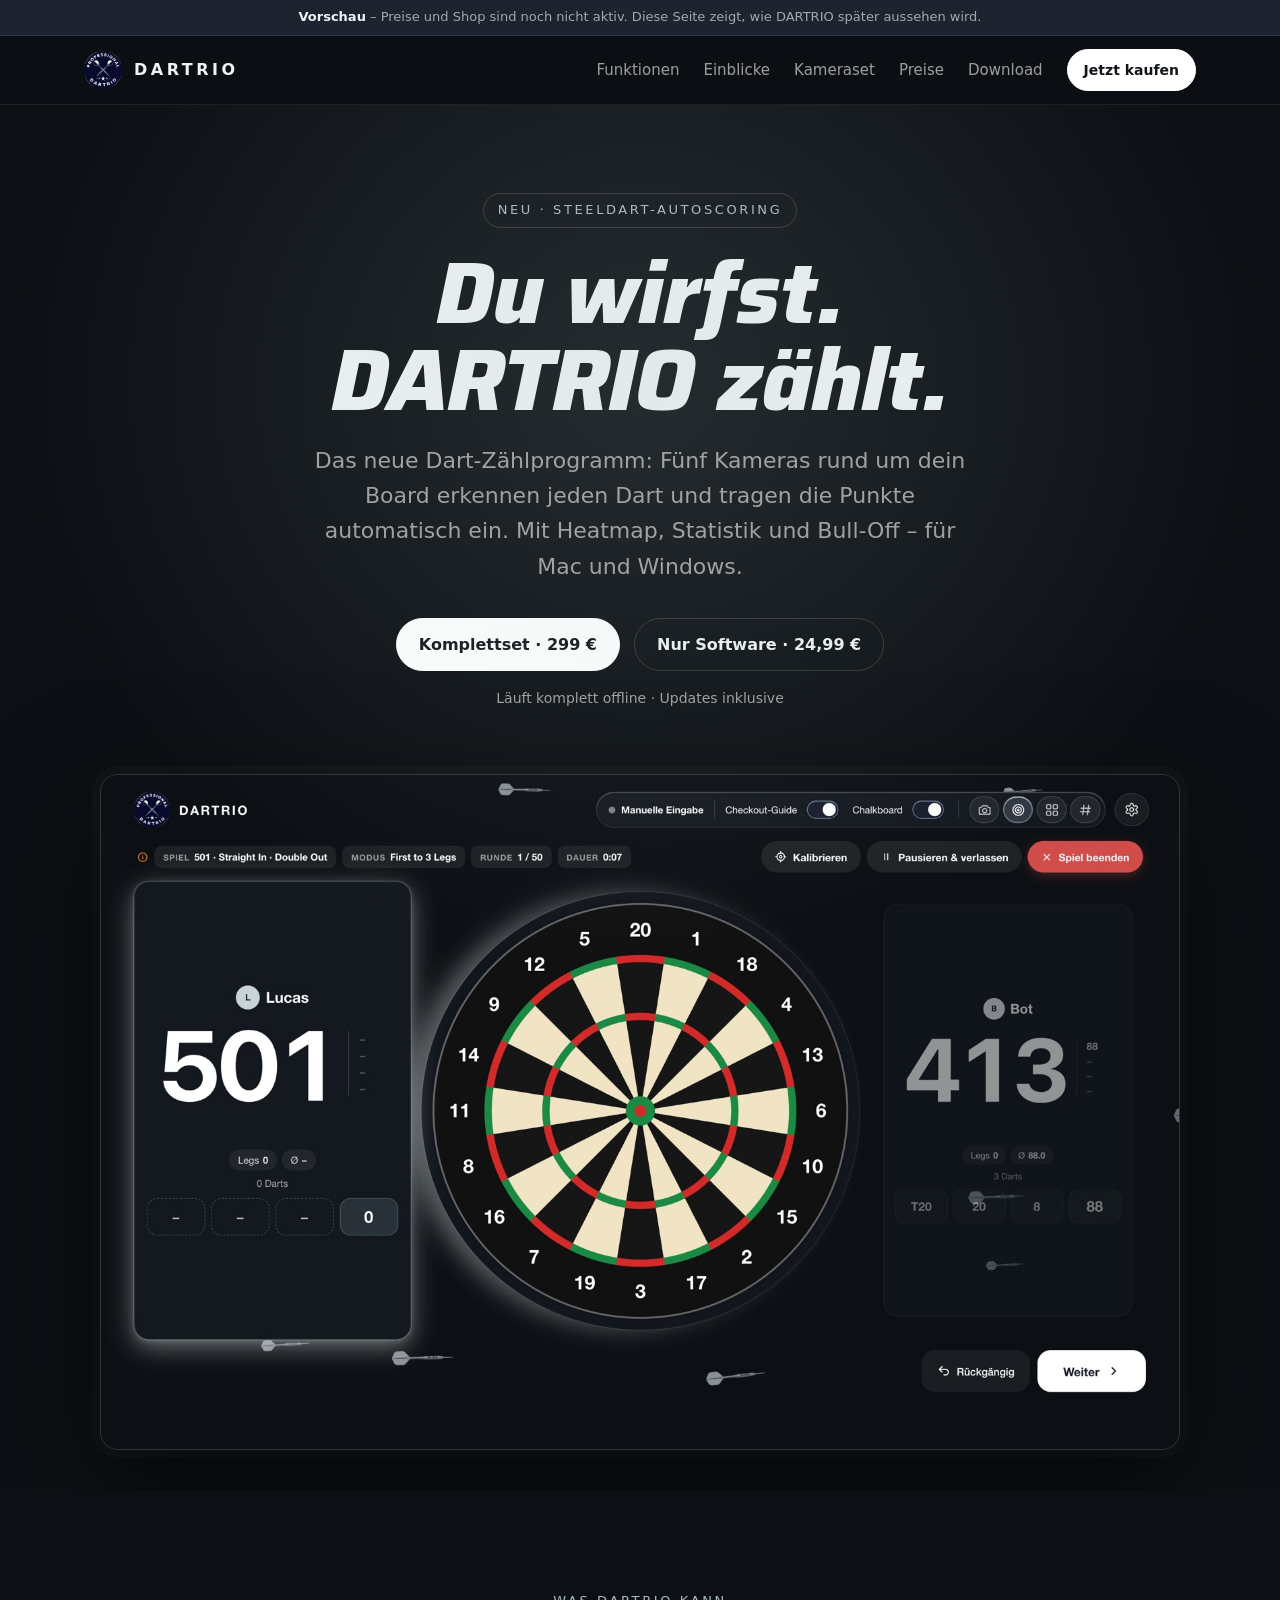
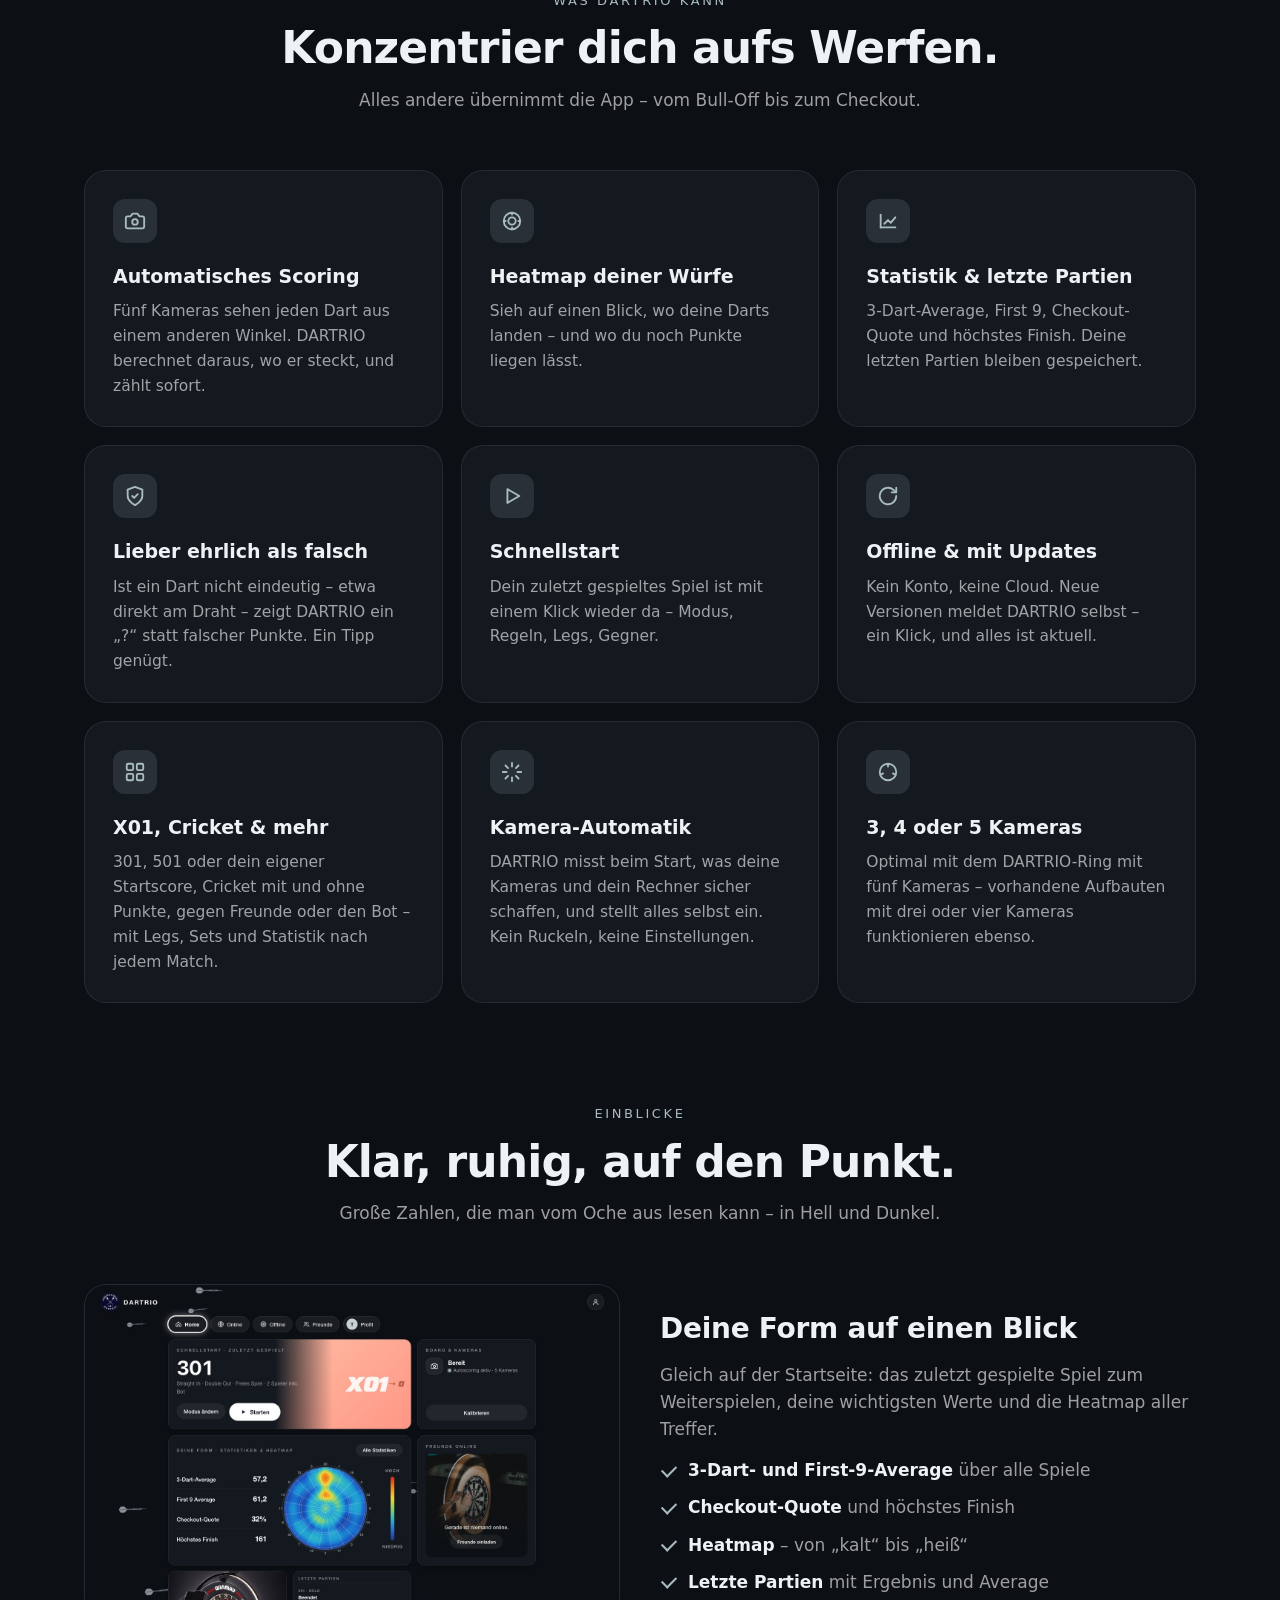
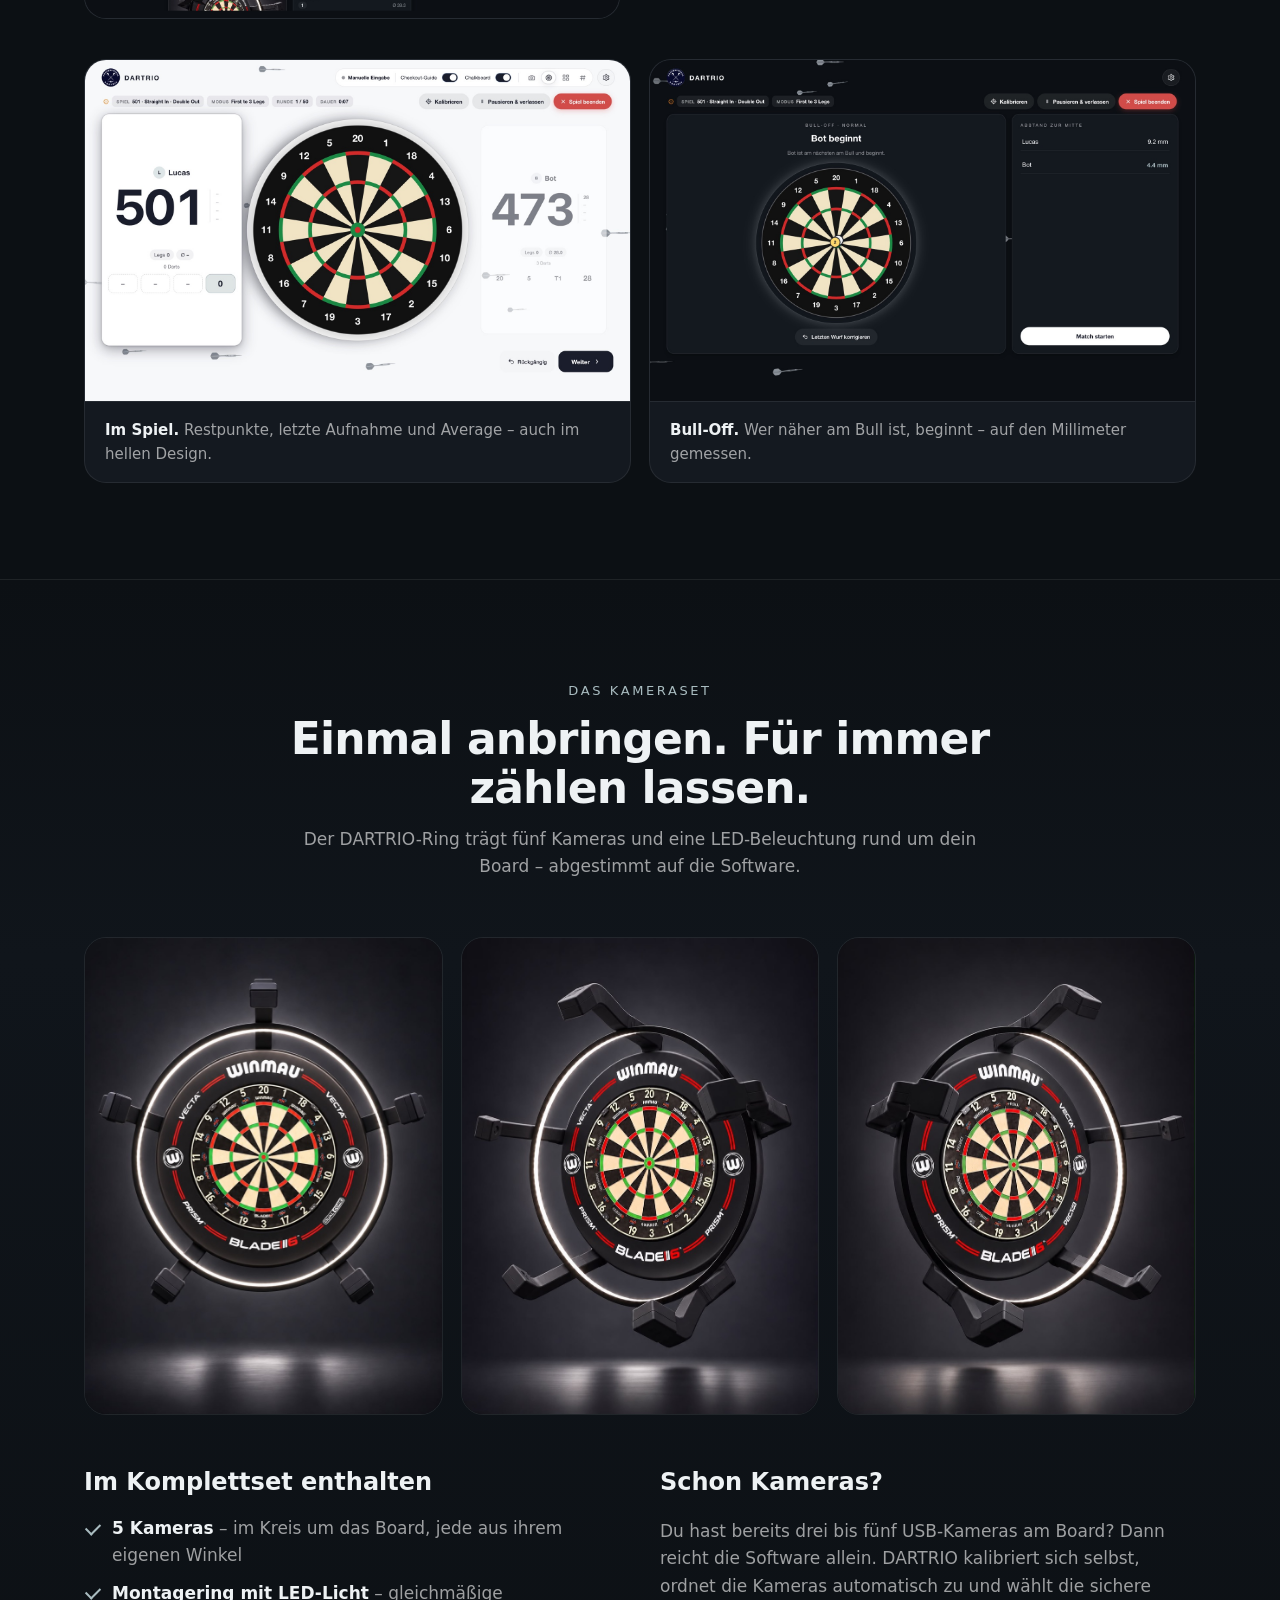
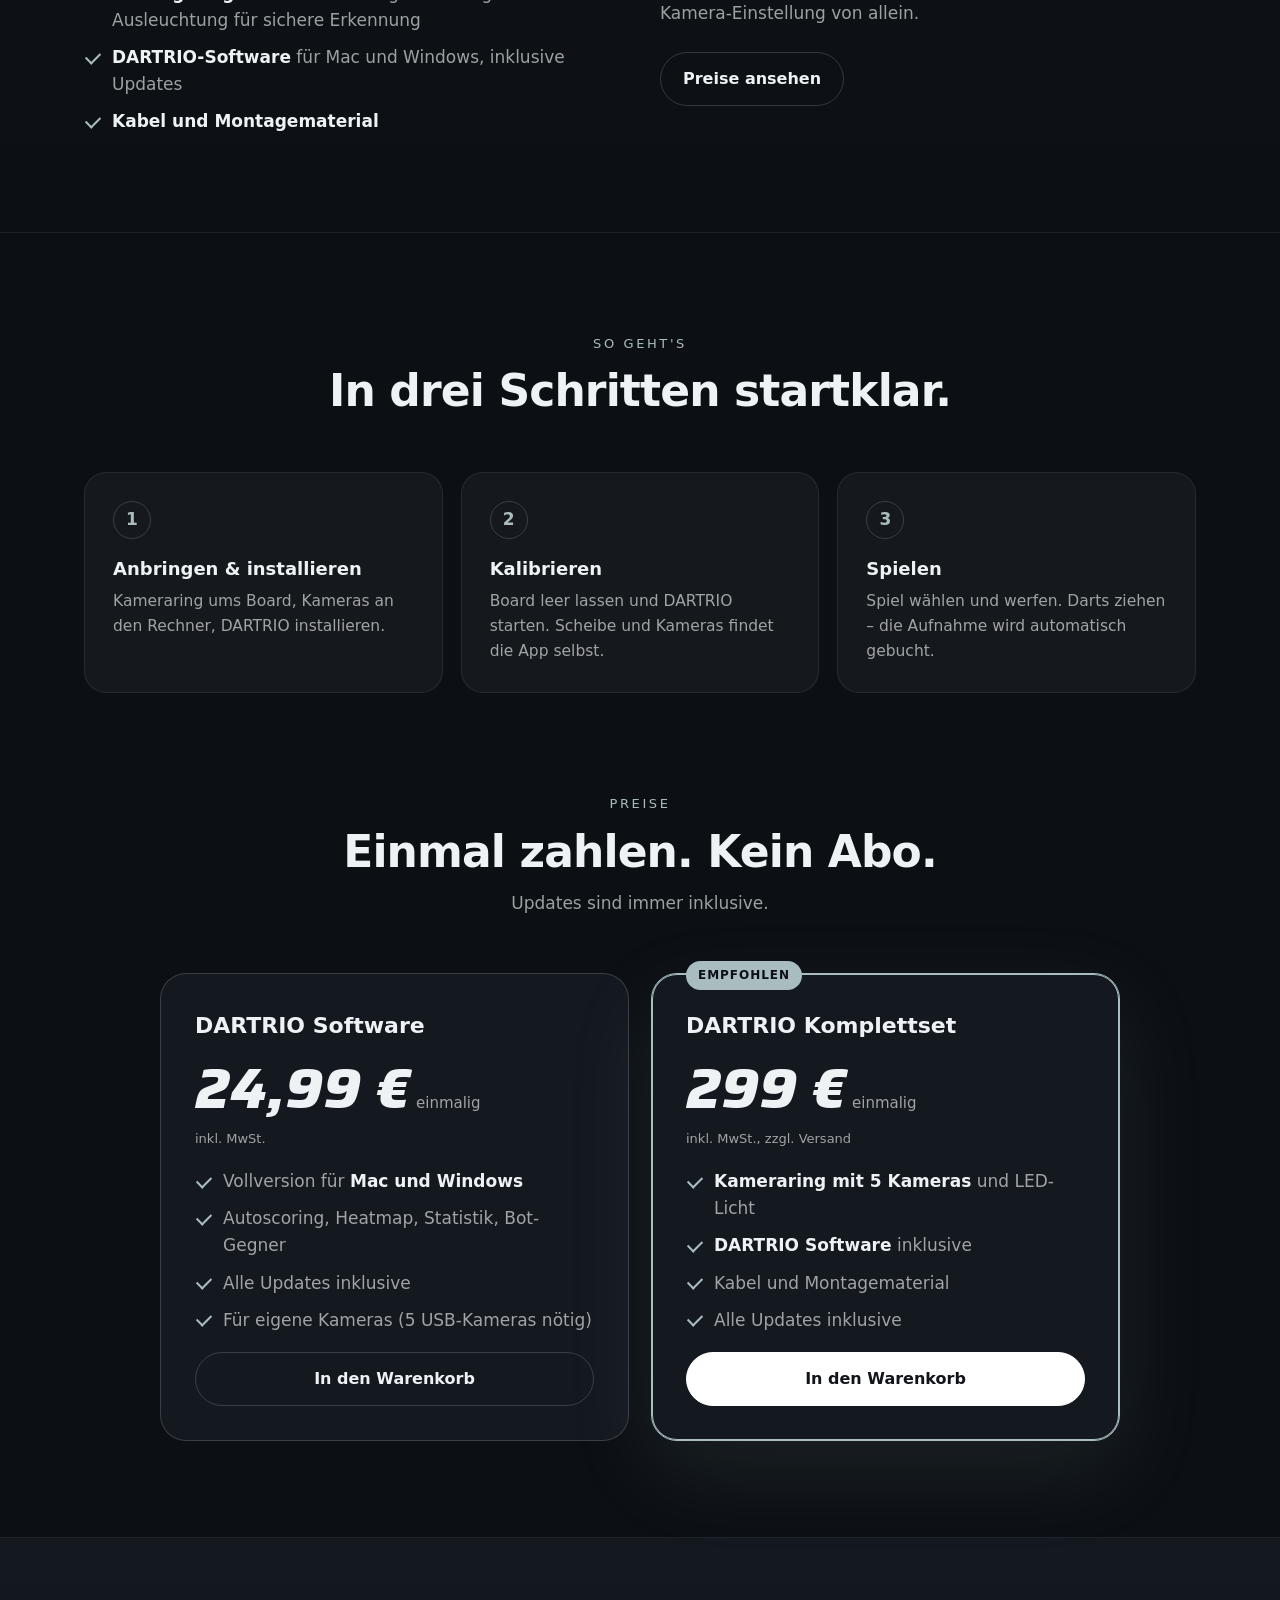
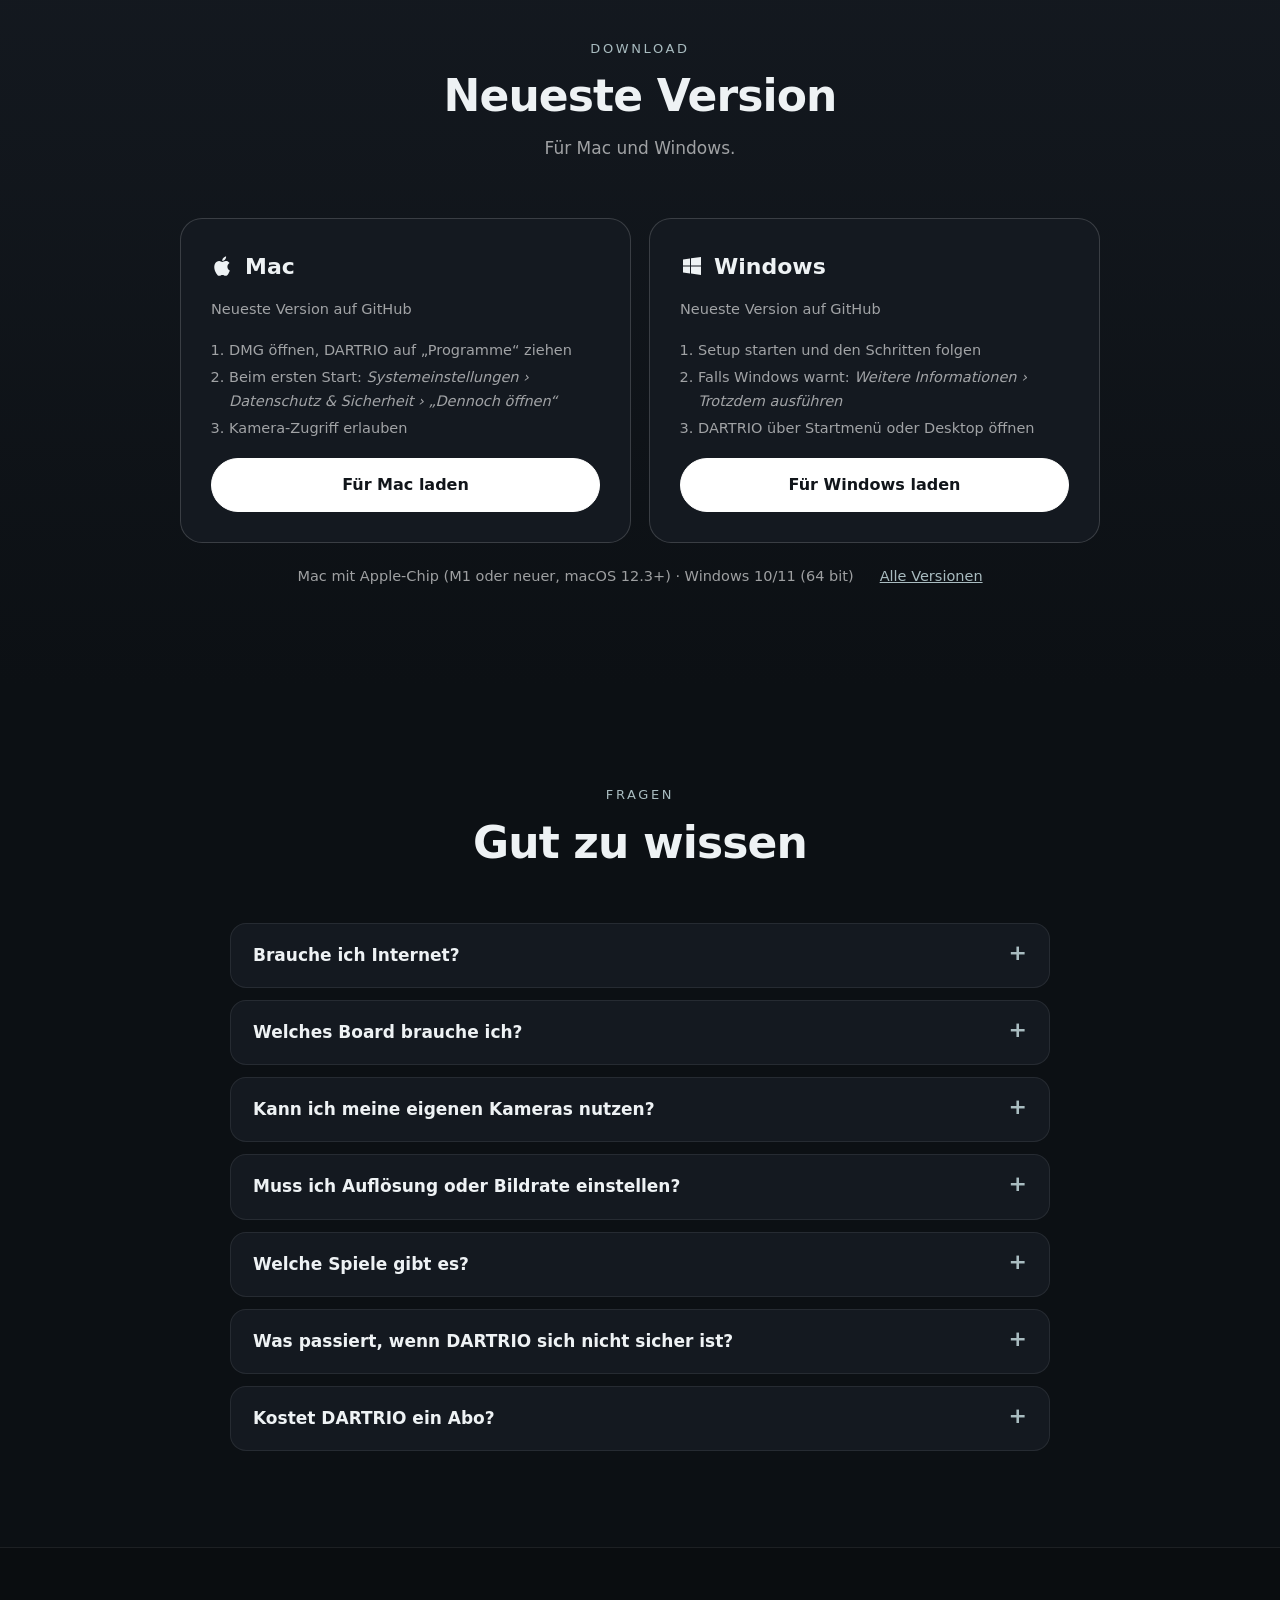
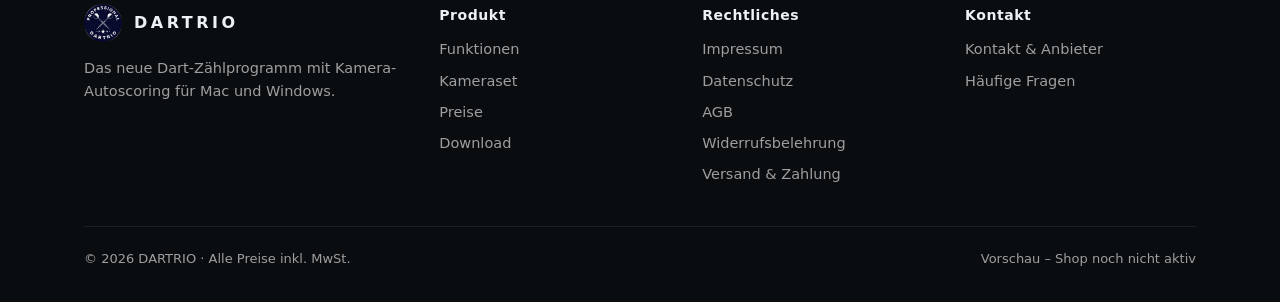
<file: docs/index.html>
<!DOCTYPE html>
<html lang="de">
<head>
<meta charset="utf-8">
<meta name="viewport" content="width=device-width, initial-scale=1">
<title>DARTRIO – Das neue Dart-Zählprogramm mit Kamera-Autoscoring</title>
<meta name="description" content="DARTRIO zählt deine Steeldarts automatisch – mit 5 Kameras, Heatmap und Statistik. Software 24,99 €, Komplettset mit Kameras 299 €.">
<link rel="icon" type="image/png" href="bilder/logo.png">
<meta property="og:title" content="DARTRIO – Du wirfst. DARTRIO zählt.">
<meta property="og:description" content="Das neue Dart-Zählprogramm mit Kamera-Autoscoring für Mac und Windows.">
<meta property="og:image" content="bilder/spiel-dunkel.jpg">
<link rel="stylesheet" href="style.css">
<style>
  /* Start */
  .held { padding: 88px 0 40px; text-align: center; position: relative; overflow: hidden; }
  .held::before { content: ""; position: absolute; inset: -40% -20% auto; height: 120%;
                  background: radial-gradient(closest-side, rgba(169,188,192,0.16), transparent 70%); pointer-events: none; }
  .zeile { border: 1px solid var(--lineS); border-radius: 999px; padding: 6px 14px; }
  .held h1 { font-size: clamp(44px, 7vw, 86px); line-height: 1.02; margin: 22px 0 18px; }
  .held p.unter { font-size: clamp(18px, 2.1vw, 22px); color: var(--mut); max-width: 660px; margin: 0 auto 34px; }
  .aktionen { display: flex; gap: 14px; justify-content: center; flex-wrap: wrap; }
  .preiszeile { margin-top: 16px; font-size: 14px; color: var(--mut); }
  .buehne { margin: 64px auto 0; max-width: 1080px; border-radius: 18px; overflow: hidden; border: 1px solid var(--lineS);
            box-shadow: 0 40px 120px rgba(0,0,0,.55), 0 0 0 8px rgba(255,255,255,0.02); }

  /* Funktionen */
  .raster { display: grid; grid-template-columns: repeat(3, 1fr); gap: 18px; }
  .karte { background: var(--surface); border: 1px solid var(--line); border-radius: var(--r); padding: 28px; }
  .karte .sym { width: 44px; height: 44px; border-radius: 12px; background: var(--hiSoft); display: grid; place-items: center;
                color: var(--hi); margin-bottom: 18px; }
  .karte .sym svg { width: 22px; height: 22px; }
  .karte h3 { margin: 0 0 8px; font-size: 19px; }
  .karte p { margin: 0; color: var(--mut); font-size: 15.5px; }

  /* Einblicke */
  .einblick-gross { display: grid; grid-template-columns: 1fr 1fr; gap: 40px; align-items: center; margin-bottom: 40px; }
  .einblick-gross h3 { font-size: 28px; margin: 0 0 10px; letter-spacing: -.01em; }
  .einblick-gross p { color: var(--mut); margin: 0 0 14px; }
  .bild { border-radius: var(--r); overflow: hidden; border: 1px solid var(--line); background: var(--surface); margin: 0; }
  .bild figcaption { padding: 16px 20px; color: var(--mut); font-size: 15px; border-top: 1px solid var(--line); }
  .bild figcaption b { color: var(--fg); font-weight: 600; }
  .zwei { display: grid; grid-template-columns: 1fr 1fr; gap: 18px; align-items: start; }
  .haken { list-style: none; padding: 0; margin: 0; display: grid; gap: 10px; }
  .haken li { padding-left: 28px; position: relative; color: var(--mut); }
  .haken li::before { content: ""; position: absolute; left: 2px; top: .45em; width: 12px; height: 7px; border-left: 2px solid var(--hi);
                      border-bottom: 2px solid var(--hi); transform: rotate(-45deg); }
  .haken li b { color: var(--fg); font-weight: 600; }

  /* Kameraset */
  .kameraset { background: linear-gradient(180deg, #0c1014, #10151b 30%, #0c1014); border-top: 1px solid var(--line); border-bottom: 1px solid var(--line); }
  .galerie { display: grid; grid-template-columns: repeat(3, 1fr); gap: 18px; margin-bottom: 48px; }
  .galerie img { border-radius: var(--r); border: 1px solid var(--line); aspect-ratio: 3 / 4; object-fit: cover; width: 100%; }
  .set-info { display: grid; grid-template-columns: 1fr 1fr; gap: 40px; align-items: start; }
  .set-info h3 { font-size: 24px; margin: 0 0 14px; }

  /* Ablauf */
  .schritte { display: grid; grid-template-columns: repeat(3, 1fr); gap: 18px; counter-reset: s; }
  .schritt { padding: 28px; border-radius: var(--r); border: 1px solid var(--line); background: var(--panel); }
  .schritt::before { counter-increment: s; content: counter(s); display: grid; place-items: center; width: 36px; height: 36px;
                     border-radius: 50%; border: 1px solid var(--lineS); font-weight: 700; margin-bottom: 16px; color: var(--hi); }
  .schritt h3 { margin: 0 0 6px; font-size: 18px; }
  .schritt p { margin: 0; color: var(--mut); font-size: 15.5px; }

  /* Preise */
  .preise { display: grid; grid-template-columns: 1fr 1fr; gap: 22px; max-width: 960px; margin: 0 auto; align-items: stretch; }
  .paket { background: var(--surface); border: 1px solid var(--lineS); border-radius: 26px; padding: 34px; display: flex; flex-direction: column; gap: 18px; position: relative; }
  .paket.top { border-color: var(--hi); box-shadow: 0 0 0 1px var(--hi) inset, 0 30px 90px rgba(169,188,192,0.10); }
  .paket .band { position: absolute; top: -13px; left: 34px; background: var(--hi); color: #0c1014; font-size: 12px; font-weight: 800;
                 letter-spacing: .08em; text-transform: uppercase; padding: 5px 12px; border-radius: 999px; }
  .paket h3 { margin: 0; font-size: 22px; }
  .paket .preis { font-family: "Saira", system-ui, sans-serif; font-style: italic; font-weight: 800; font-size: 56px; line-height: 1; white-space: nowrap; }
  .paket .preis small { font-family: -apple-system, system-ui, sans-serif; font-style: normal; font-weight: 500; font-size: 15px; color: var(--mut); margin-left: 6px; }
  .paket .knopf { margin-top: auto; }
  .paket .klein { font-size: 13px; color: var(--mut); margin: -6px 0 0; }

  /* Download */
  .download { background: linear-gradient(180deg, var(--surface), var(--bg)); border-top: 1px solid var(--line); }
  .dl-raster { display: grid; grid-template-columns: 1fr 1fr; gap: 18px; max-width: 920px; margin: 0 auto; }
  .dl { background: var(--surface); border: 1px solid var(--lineS); border-radius: var(--r); padding: 30px; display: flex; flex-direction: column; gap: 14px; }
  .dl.empfohlen { border-color: var(--hi); box-shadow: 0 0 0 1px var(--hi) inset; }
  .dl-kopf { display: flex; align-items: center; justify-content: space-between; gap: 10px; }
  .dl h3 { margin: 0; font-size: 22px; display: flex; align-items: center; gap: 10px; }
  .dl h3 svg { width: 24px; height: 24px; }
  .marke-klein { font-size: 12px; color: var(--bg); background: var(--hi); border-radius: 999px; padding: 3px 10px; font-weight: 700; }
  .dl .meta { color: var(--mut); font-size: 14.5px; }
  .dl .anl { color: var(--mut); font-size: 14.5px; margin: 0; padding-left: 18px; }
  .dl .anl li { margin: 4px 0; }
  .dl .knopf { margin-top: auto; }
  .info { max-width: 920px; margin: 22px auto 0; display: flex; gap: 10px 26px; flex-wrap: wrap; justify-content: center; color: var(--mut); font-size: 14.5px; }
  .info a { color: var(--hi); }
  .lade { opacity: .55; }

  /* Fragen */
  .fragen { max-width: 820px; margin: 0 auto; display: grid; gap: 12px; }
  details { background: var(--surface); border: 1px solid var(--line); border-radius: 16px; padding: 18px 22px; }
  summary { cursor: pointer; font-weight: 600; list-style: none; display: flex; justify-content: space-between; gap: 16px; }
  summary::after { content: "+"; color: var(--hi); font-size: 22px; line-height: 1; }
  details[open] summary::after { content: "–"; }
  details p { color: var(--mut); margin: 12px 0 0; }

  @media (max-width: 900px) {
    .raster, .schritte { grid-template-columns: 1fr 1fr; }
    .einblick-gross, .zwei, .set-info, .preise, .dl-raster { grid-template-columns: 1fr; }
    .galerie { grid-template-columns: 1fr 1fr 1fr; gap: 10px; }
  }
  @media (max-width: 600px) {
    .raster, .schritte { grid-template-columns: 1fr; }
    .held { padding-top: 56px; }
    .galerie { grid-template-columns: 1fr; }
    .paket { padding: 26px; }
    .paket .preis { font-size: 44px; }
  }
</style>
</head>
<body>

<div class="vorschau"><b>Vorschau</b> – Preise und Shop sind noch nicht aktiv. Diese Seite zeigt, wie DARTRIO später aussehen wird.</div>

<header>
  <div class="wrap">
    <a class="marke" href="index.html"><img src="bilder/logo.png" alt=""><span>DARTRIO</span></a>
    <nav>
      <a href="#funktionen">Funktionen</a>
      <a href="#einblicke">Einblicke</a>
      <a href="#kameraset">Kameraset</a>
      <a href="#preise">Preise</a>
      <a href="#download">Download</a>
      <a class="knopf klein haupt" href="#preise">Jetzt kaufen</a>
    </nav>
  </div>
</header>

<main>
  <div class="held">
    <div class="wrap">
      <span class="zeile">Neu · Steeldart-Autoscoring</span>
      <h1>Du wirfst.<br>DARTRIO zählt.</h1>
      <p class="unter">Das neue Dart-Zählprogramm: Fünf Kameras rund um dein Board erkennen jeden Dart und tragen die Punkte
        automatisch ein. Mit Heatmap, Statistik und Bull-Off – für Mac und Windows.</p>
      <div class="aktionen">
        <a class="knopf haupt" href="#preise">Komplettset · 299 €</a>
        <a class="knopf" href="#preise">Nur Software · 24,99 €</a>
      </div>
      <div class="preiszeile">Läuft komplett offline · Updates inklusive</div>
      <div class="buehne"><img src="bilder/spiel-dunkel.jpg" alt="DARTRIO im Spiel: 501, Scheibe in der Mitte, Spieler links und rechts" width="1600" height="1000"></div>
    </div>
  </div>

  <section id="funktionen">
    <div class="wrap">
      <div class="titel">
        <small>Was DARTRIO kann</small>
        <h2>Konzentrier dich aufs Werfen.</h2>
        <p>Alles andere übernimmt die App – vom Bull-Off bis zum Checkout.</p>
      </div>
      <div class="raster">
        <div class="karte">
          <div class="sym"><svg viewBox="0 0 24 24" fill="none" stroke="currentColor" stroke-width="2" stroke-linecap="round" stroke-linejoin="round"><path d="M14.5 4h-5L7 7H4a2 2 0 0 0-2 2v9a2 2 0 0 0 2 2h16a2 2 0 0 0 2-2V9a2 2 0 0 0-2-2h-3l-2.5-3z"/><circle cx="12" cy="13" r="3"/></svg></div>
          <h3>Automatisches Scoring</h3>
          <p>Fünf Kameras sehen jeden Dart aus einem anderen Winkel. DARTRIO berechnet daraus, wo er steckt, und zählt sofort.</p>
        </div>
        <div class="karte">
          <div class="sym"><svg viewBox="0 0 24 24" fill="none" stroke="currentColor" stroke-width="2" stroke-linecap="round" stroke-linejoin="round"><circle cx="12" cy="12" r="9"/><circle cx="12" cy="12" r="4"/><path d="M12 3v2M12 19v2M3 12h2M19 12h2"/></svg></div>
          <h3>Heatmap deiner Würfe</h3>
          <p>Sieh auf einen Blick, wo deine Darts landen – und wo du noch Punkte liegen lässt.</p>
        </div>
        <div class="karte">
          <div class="sym"><svg viewBox="0 0 24 24" fill="none" stroke="currentColor" stroke-width="2" stroke-linecap="round" stroke-linejoin="round"><path d="M4 19V5"/><path d="M4 19h16"/><path d="m8 15 4-4 3 3 5-6"/></svg></div>
          <h3>Statistik &amp; letzte Partien</h3>
          <p>3-Dart-Average, First 9, Checkout-Quote und höchstes Finish. Deine letzten Partien bleiben gespeichert.</p>
        </div>
        <div class="karte">
          <div class="sym"><svg viewBox="0 0 24 24" fill="none" stroke="currentColor" stroke-width="2" stroke-linecap="round" stroke-linejoin="round"><path d="M12 22s8-4 8-10V5l-8-3-8 3v7c0 6 8 10 8 10z"/><path d="m9 12 2 2 4-4"/></svg></div>
          <h3>Lieber ehrlich als falsch</h3>
          <p>Ist ein Dart nicht eindeutig – etwa direkt am Draht – zeigt DARTRIO ein „?“ statt falscher Punkte. Ein Tipp genügt.</p>
        </div>
        <div class="karte">
          <div class="sym"><svg viewBox="0 0 24 24" fill="none" stroke="currentColor" stroke-width="2" stroke-linecap="round" stroke-linejoin="round"><path d="M7 4.5v15l13-7.5z"/></svg></div>
          <h3>Schnellstart</h3>
          <p>Dein zuletzt gespieltes Spiel ist mit einem Klick wieder da – Modus, Regeln, Legs, Gegner.</p>
        </div>
        <div class="karte">
          <div class="sym"><svg viewBox="0 0 24 24" fill="none" stroke="currentColor" stroke-width="2" stroke-linecap="round" stroke-linejoin="round"><path d="M21 12a9 9 0 1 1-3-6.7L21 8"/><path d="M21 3v5h-5"/></svg></div>
          <h3>Offline &amp; mit Updates</h3>
          <p>Kein Konto, keine Cloud. Neue Versionen meldet DARTRIO selbst – ein Klick, und alles ist aktuell.</p>
        </div>
        <div class="karte">
          <div class="sym"><svg viewBox="0 0 24 24" fill="none" stroke="currentColor" stroke-width="2" stroke-linecap="round" stroke-linejoin="round"><rect x="3" y="3" width="7" height="7" rx="1.5"/><rect x="14" y="3" width="7" height="7" rx="1.5"/><rect x="3" y="14" width="7" height="7" rx="1.5"/><rect x="14" y="14" width="7" height="7" rx="1.5"/></svg></div>
          <h3>X01, Cricket &amp; mehr</h3>
          <p>301, 501 oder dein eigener Startscore, Cricket mit und ohne Punkte, gegen Freunde oder den Bot – mit Legs, Sets und Statistik nach jedem Match.</p>
        </div>
        <div class="karte">
          <div class="sym"><svg viewBox="0 0 24 24" fill="none" stroke="currentColor" stroke-width="2" stroke-linecap="round" stroke-linejoin="round"><path d="M12 2v4M12 18v4M4.9 4.9l2.8 2.8M16.3 16.3l2.8 2.8M2 12h4M18 12h4M4.9 19.1l2.8-2.8M16.3 7.7l2.8-2.8"/></svg></div>
          <h3>Kamera-Automatik</h3>
          <p>DARTRIO misst beim Start, was deine Kameras und dein Rechner sicher schaffen, und stellt alles selbst ein. Kein Ruckeln, keine Einstellungen.</p>
        </div>
        <div class="karte">
          <div class="sym"><svg viewBox="0 0 24 24" fill="none" stroke="currentColor" stroke-width="2" stroke-linecap="round" stroke-linejoin="round"><circle cx="12" cy="12" r="9"/><path d="M12 3v3M20 15l-2.6-1.5M4 15l2.6-1.5"/></svg></div>
          <h3>3, 4 oder 5 Kameras</h3>
          <p>Optimal mit dem DARTRIO-Ring mit fünf Kameras – vorhandene Aufbauten mit drei oder vier Kameras funktionieren ebenso.</p>
        </div>
      </div>
    </div>
  </section>

  <section id="einblicke" style="padding-top: 0">
    <div class="wrap">
      <div class="titel">
        <small>Einblicke</small>
        <h2>Klar, ruhig, auf den Punkt.</h2>
        <p>Große Zahlen, die man vom Oche aus lesen kann – in Hell und Dunkel.</p>
      </div>
      <div class="einblick-gross">
        <figure class="bild"><img src="bilder/home-dunkel.jpg" alt="DARTRIO Startseite: Schnellstart, Statistik und Heatmap" loading="lazy" width="1400" height="1263"></figure>
        <div>
          <h3>Deine Form auf einen Blick</h3>
          <p>Gleich auf der Startseite: das zuletzt gespielte Spiel zum Weiterspielen, deine wichtigsten Werte und die Heatmap aller Treffer.</p>
          <ul class="haken">
            <li><b>3-Dart- und First-9-Average</b> über alle Spiele</li>
            <li><b>Checkout-Quote</b> und höchstes Finish</li>
            <li><b>Heatmap</b> – von „kalt“ bis „heiß“</li>
            <li><b>Letzte Partien</b> mit Ergebnis und Average</li>
          </ul>
        </div>
      </div>
      <div class="zwei">
        <figure class="bild">
          <img src="bilder/spiel-hell.jpg" alt="DARTRIO im hellen Design während eines Spiels" loading="lazy" width="1600" height="1000">
          <figcaption><b>Im Spiel.</b> Restpunkte, letzte Aufnahme und Average – auch im hellen Design.</figcaption>
        </figure>
        <figure class="bild">
          <img src="bilder/bulloff-dunkel.jpg" alt="Bull-Off: zwei Darts nahe am Bull, Abstand zur Mitte in Millimetern" loading="lazy" width="1600" height="1000">
          <figcaption><b>Bull-Off.</b> Wer näher am Bull ist, beginnt – auf den Millimeter gemessen.</figcaption>
        </figure>
      </div>
    </div>
  </section>

  <section id="kameraset" class="kameraset">
    <div class="wrap">
      <div class="titel">
        <small>Das Kameraset</small>
        <h2>Einmal anbringen. Für immer zählen lassen.</h2>
        <p>Der DARTRIO-Ring trägt fünf Kameras und eine LED-Beleuchtung rund um dein Board – abgestimmt auf die Software.</p>
      </div>
      <div class="galerie">
        <img src="bilder/kameraset-1.jpg" alt="DARTRIO-Kameraring von vorn mit fünf Kameras um ein Dartboard" loading="lazy" width="826" height="1100">
        <img src="bilder/kameraset-2.jpg" alt="DARTRIO-Kameraring seitlich von links" loading="lazy" width="825" height="1100">
        <img src="bilder/kameraset-3.jpg" alt="DARTRIO-Kameraring seitlich von rechts" loading="lazy" width="825" height="1100">
      </div>
      <div class="set-info">
        <div>
          <h3>Im Komplettset enthalten</h3>
          <ul class="haken">
            <li><b>5 Kameras</b> – im Kreis um das Board, jede aus ihrem eigenen Winkel</li>
            <li><b>Montagering mit LED-Licht</b> – gleichmäßige Ausleuchtung für sichere Erkennung</li>
            <li><b>DARTRIO-Software</b> für Mac und Windows, inklusive Updates</li>
            <li><b>Kabel und Montagematerial</b></li>
          </ul>
        </div>
        <div>
          <h3>Schon Kameras?</h3>
          <p class="mut">Du hast bereits drei bis fünf USB-Kameras am Board? Dann reicht die Software allein. DARTRIO kalibriert
            sich selbst, ordnet die Kameras automatisch zu und wählt die sichere Kamera-Einstellung von allein.</p>
          <a class="knopf" href="#preise" style="margin-top: 8px">Preise ansehen</a>
        </div>
      </div>
    </div>
  </section>

  <section id="so-gehts">
    <div class="wrap">
      <div class="titel">
        <small>So geht's</small>
        <h2>In drei Schritten startklar.</h2>
      </div>
      <div class="schritte">
        <div class="schritt"><h3>Anbringen &amp; installieren</h3><p>Kameraring ums Board, Kameras an den Rechner, DARTRIO installieren.</p></div>
        <div class="schritt"><h3>Kalibrieren</h3><p>Board leer lassen und DARTRIO starten. Scheibe und Kameras findet die App selbst.</p></div>
        <div class="schritt"><h3>Spielen</h3><p>Spiel wählen und werfen. Darts ziehen – die Aufnahme wird automatisch gebucht.</p></div>
      </div>
    </div>
  </section>

  <section id="preise" style="padding-top: 0">
    <div class="wrap">
      <div class="titel">
        <small>Preise</small>
        <h2>Einmal zahlen. Kein Abo.</h2>
        <p>Updates sind immer inklusive.</p>
      </div>
      <div class="preise">
        <div class="paket">
          <h3>DARTRIO Software</h3>
          <div class="preis">24,99 €<small>einmalig</small></div>
          <p class="klein">inkl. MwSt.</p>
          <ul class="haken">
            <li>Vollversion für <b>Mac und Windows</b></li>
            <li>Autoscoring, Heatmap, Statistik, Bot-Gegner</li>
            <li>Alle Updates inklusive</li>
            <li>Für eigene Kameras (5 USB-Kameras nötig)</li>
          </ul>
          <button class="knopf" data-kaufen="DARTRIO Software (24,99 €)">In den Warenkorb</button>
        </div>
        <div class="paket top">
          <span class="band">Empfohlen</span>
          <h3>DARTRIO Komplettset</h3>
          <div class="preis">299 €<small>einmalig</small></div>
          <p class="klein">inkl. MwSt., zzgl. Versand</p>
          <ul class="haken">
            <li><b>Kameraring mit 5 Kameras</b> und LED-Licht</li>
            <li><b>DARTRIO Software</b> inklusive</li>
            <li>Kabel und Montagematerial</li>
            <li>Alle Updates inklusive</li>
          </ul>
          <button class="knopf haupt" data-kaufen="DARTRIO Komplettset (299 €)">In den Warenkorb</button>
        </div>
      </div>
    </div>
  </section>

  <section id="download" class="download">
    <div class="wrap">
      <div class="titel">
        <small>Download</small>
        <h2 id="dl-titel">Neueste Version</h2>
        <p id="dl-unter">Für Mac und Windows.</p>
      </div>
      <div class="dl-raster">
        <div class="dl" id="dl-mac">
          <div class="dl-kopf">
            <h3><svg viewBox="0 0 24 24" fill="currentColor"><path d="M16.4 12.6c0-2.4 2-3.6 2.1-3.7-1.1-1.7-2.9-1.9-3.5-1.9-1.5-.2-2.9.9-3.7.9-.8 0-1.9-.9-3.2-.8-1.6 0-3.2 1-4 2.5-1.7 3-.4 7.4 1.2 9.8.8 1.2 1.8 2.5 3 2.4 1.2 0 1.7-.8 3.1-.8 1.5 0 1.9.8 3.2.8 1.3 0 2.1-1.2 2.9-2.4.9-1.4 1.3-2.7 1.3-2.8 0 0-2.4-1-2.4-4zM14.1 5.5c.7-.8 1.1-1.9 1-3-1 0-2.1.7-2.8 1.5-.6.7-1.2 1.8-1 2.9 1 .1 2.1-.6 2.8-1.4z"/></svg>Mac</h3>
            <span class="marke-klein" hidden>Für dich</span>
          </div>
          <div class="meta lade" data-meta>wird geladen …</div>
          <ol class="anl">
            <li>DMG öffnen, DARTRIO auf „Programme“ ziehen</li>
            <li>Beim ersten Start: <i>Systemeinstellungen › Datenschutz &amp; Sicherheit › „Dennoch öffnen“</i></li>
            <li>Kamera-Zugriff erlauben</li>
          </ol>
          <a class="knopf haupt" data-link href="https://github.com/dartrio2026/dartrio-updates/releases/latest">Für Mac laden</a>
        </div>
        <div class="dl" id="dl-win">
          <div class="dl-kopf">
            <h3><svg viewBox="0 0 24 24" fill="currentColor"><path d="M3 5.5 10 4.5v7H3zM11 4.3 21 3v8.5H11zM3 12.5h7v7l-7-1zM11 12.5h10V21l-10-1.4z"/></svg>Windows</h3>
            <span class="marke-klein" hidden>Für dich</span>
          </div>
          <div class="meta lade" data-meta>wird geladen …</div>
          <ol class="anl">
            <li>Setup starten und den Schritten folgen</li>
            <li>Falls Windows warnt: <i>Weitere Informationen › Trotzdem ausführen</i></li>
            <li>DARTRIO über Startmenü oder Desktop öffnen</li>
          </ol>
          <a class="knopf haupt" data-link href="https://github.com/dartrio2026/dartrio-updates/releases/latest">Für Windows laden</a>
        </div>
      </div>
      <div class="info">
        <span>Mac mit Apple-Chip (M1 oder neuer, macOS 12.3+) · Windows 10/11 (64 bit)</span>
        <a href="https://github.com/dartrio2026/dartrio-updates/releases">Alle Versionen</a>
      </div>
    </div>
  </section>

  <section id="fragen">
    <div class="wrap">
      <div class="titel">
        <small>Fragen</small>
        <h2>Gut zu wissen</h2>
      </div>
      <div class="fragen">
        <details><summary>Brauche ich Internet?</summary><p>Nein. DARTRIO läuft komplett auf deinem Rechner. Internet wird nur genutzt, um nach Updates zu schauen.</p></details>
        <details><summary>Welches Board brauche ich?</summary><p>Ein normales Steeldart-Board nach Norm. DARTRIO kalibriert sich bei jedem Start selbst.</p></details>
        <details><summary>Kann ich meine eigenen Kameras nutzen?</summary><p>Ja – mit der Software allein. Du brauchst drei bis fünf USB-Kameras rund um das Board und gleichmäßiges Licht. Mit fünf Kameras ist die Erkennung am sichersten.</p></details>
        <details><summary>Muss ich Auflösung oder Bildrate einstellen?</summary><p>Nein. DARTRIO arbeitet immer mit 1280 × 720 – darauf ist die Erkennung abgestimmt – und misst beim Start, wie viele Bilder pro Sekunde alle Kameras gleichzeitig sicher schaffen. Die passende Einstellung merkt sich die App. Tipp: Verteile die Kameras auf mehrere USB-Anschlüsse statt alle an einen Hub.</p></details>
        <details><summary>Welche Spiele gibt es?</summary><p>X01 (301, 501 oder ein eigener Startscore) mit Double/Master Out, Legs und Sets, außerdem Cricket. Trainingsmodi wie Around the Clock und Shanghai kommen nach und nach dazu.</p></details>
        <details><summary>Was passiert, wenn DARTRIO sich nicht sicher ist?</summary><p>Dann zeigt DARTRIO ein „?“ statt falscher Punkte. Du tippst das richtige Feld an – fertig.</p></details>
        <details><summary>Kostet DARTRIO ein Abo?</summary><p>Nein. Du zahlst einmal, alle Updates sind inklusive.</p></details>
      </div>
    </div>
  </section>
</main>

<footer>
  <div class="wrap">
    <div class="fuss">
      <div>
        <a class="marke" href="index.html"><img src="bilder/logo.png" alt=""><span>DARTRIO</span></a>
        <p>Das neue Dart-Zählprogramm mit Kamera-Autoscoring für Mac und Windows.</p>
      </div>
      <div>
        <h4>Produkt</h4>
        <ul>
          <li><a href="index.html#funktionen">Funktionen</a></li>
          <li><a href="index.html#kameraset">Kameraset</a></li>
          <li><a href="index.html#preise">Preise</a></li>
          <li><a href="index.html#download">Download</a></li>
        </ul>
      </div>
      <div>
        <h4>Rechtliches</h4>
        <ul>
          <li><a href="impressum.html">Impressum</a></li>
          <li><a href="datenschutz.html">Datenschutz</a></li>
          <li><a href="agb.html">AGB</a></li>
          <li><a href="widerruf.html">Widerrufsbelehrung</a></li>
          <li><a href="versand.html">Versand &amp; Zahlung</a></li>
        </ul>
      </div>
      <div>
        <h4>Kontakt</h4>
        <ul>
          <li><a href="impressum.html">Kontakt &amp; Anbieter</a></li>
          <li><a href="index.html#fragen">Häufige Fragen</a></li>
        </ul>
      </div>
    </div>
    <div class="fuss-unten">
      <span>© 2026 DARTRIO · Alle Preise inkl. MwSt.</span>
      <span>Vorschau – Shop noch nicht aktiv</span>
    </div>
  </div>
</footer>

<div class="fenster" id="fenster" role="dialog" aria-modal="true" aria-labelledby="fenster-titel">
  <div>
    <h3 id="fenster-titel">Bald verfügbar</h3>
    <p id="fenster-text">Der Shop ist noch nicht freigeschaltet. Diese Seite ist eine Vorschau.</p>
    <button class="knopf haupt" id="fenster-zu">Alles klar</button>
  </div>
</div>

<script>
(function () {
  // Kaufen: Vorschau-Hinweis statt echtem Warenkorb
  var f = document.getElementById("fenster");
  [].forEach.call(document.querySelectorAll("[data-kaufen]"), function (b) {
    b.addEventListener("click", function () {
      document.getElementById("fenster-text").textContent = b.getAttribute("data-kaufen") +
        ": Der Shop ist noch nicht freigeschaltet – diese Seite ist eine Vorschau.";
      f.classList.add("offen"); document.getElementById("fenster-zu").focus();
    });
  });
  function zu() { f.classList.remove("offen"); }
  document.getElementById("fenster-zu").addEventListener("click", zu);
  f.addEventListener("click", function (e) { if (e.target === f) zu(); });
  document.addEventListener("keydown", function (e) { if (e.key === "Escape") zu(); });

  // Download: neueste Version direkt von GitHub
  var REPO = "dartrio2026/dartrio-updates";
  var ua = navigator.platform || navigator.userAgent;
  var mac = /Mac/i.test(ua), win = /Win/i.test(ua);
  var empfohlen = mac ? "dl-mac" : (win ? "dl-win" : null);
  if (empfohlen) {
    var k = document.getElementById(empfohlen);
    k.classList.add("empfohlen"); k.querySelector(".marke-klein").hidden = false;
  }
  function mb(b) { return (b / 1048576).toFixed(0) + " MB"; }
  function datum(s) { try { return new Date(s).toLocaleDateString("de-DE", { day: "numeric", month: "long", year: "numeric" }); } catch (e) { return ""; } }
  function setzen(id, asset, v, d) {
    var k = document.getElementById(id), m = k.querySelector("[data-meta]");
    m.classList.remove("lade");
    if (!asset) { m.textContent = "Version " + v + " – für dieses System noch nicht verfügbar"; return; }
    m.textContent = "Version " + v + " · " + mb(asset.size) + (d ? " · " + d : "");
    k.querySelector("[data-link]").href = asset.browser_download_url;
  }
  fetch("https://api.github.com/repos/" + REPO + "/releases/latest", { headers: { Accept: "application/vnd.github+json" } })
    .then(function (r) { if (!r.ok) throw new Error(r.status); return r.json(); })
    .then(function (rel) {
      var v = String(rel.tag_name || "").replace(/^v/i, ""), d = datum(rel.published_at), a = rel.assets || [];
      setzen("dl-mac", a.filter(function (x) { return /\.dmg$/i.test(x.name); })[0], v, d);
      setzen("dl-win", a.filter(function (x) { return /setup.*\.exe$/i.test(x.name); })[0], v, d);
      document.getElementById("dl-titel").textContent = "DARTRIO " + v;
      document.getElementById("dl-unter").textContent = "Veröffentlicht am " + d + " · für Mac und Windows.";
    })
    .catch(function () {
      [].forEach.call(document.querySelectorAll("[data-meta]"), function (m) { m.classList.remove("lade"); m.textContent = "Neueste Version auf GitHub"; });
    });
})();
</script>
</body>
</html>
</file>
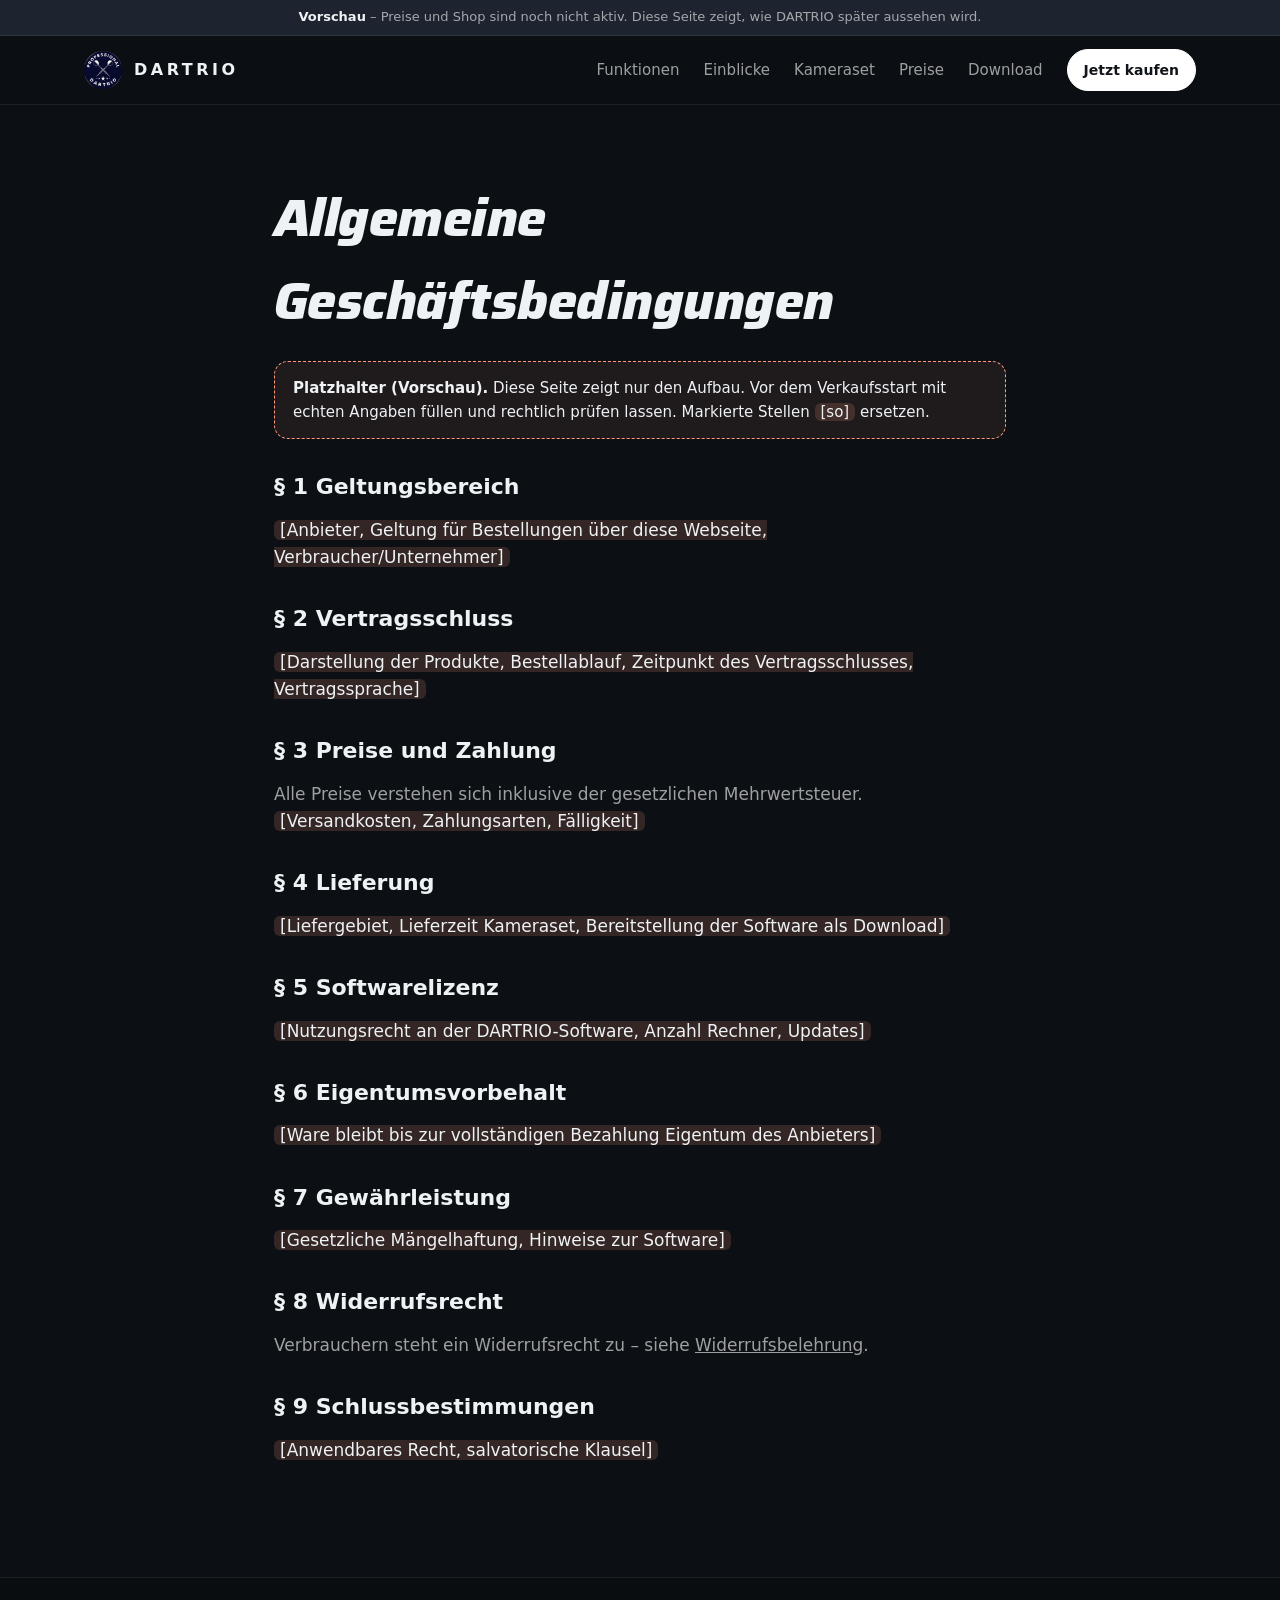
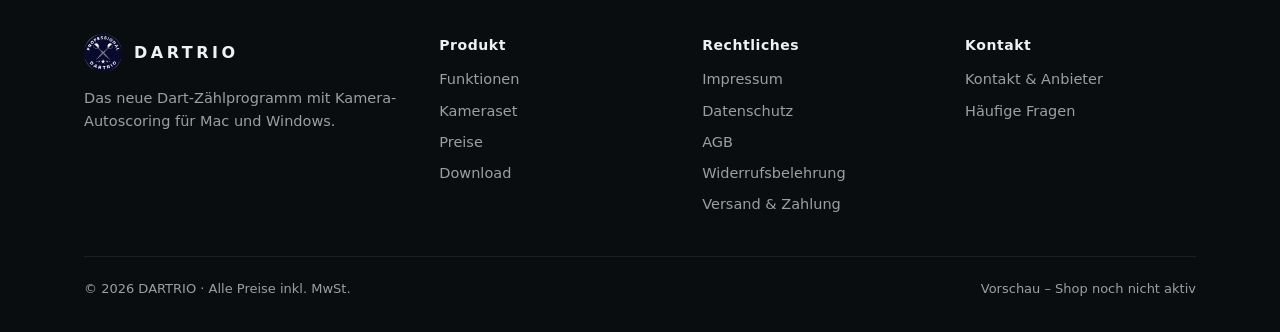
<file: docs/agb.html>
<!DOCTYPE html>
<html lang="de">
<head>
<meta charset="utf-8">
<meta name="viewport" content="width=device-width, initial-scale=1">
<title>Allgemeine Geschäftsbedingungen – DARTRIO</title>
<meta name="robots" content="noindex">
<link rel="icon" type="image/png" href="bilder/logo.png">
<link rel="stylesheet" href="style.css">
</head>
<body>
<div class="vorschau"><b>Vorschau</b> – Preise und Shop sind noch nicht aktiv. Diese Seite zeigt, wie DARTRIO später aussehen wird.</div>

<header>
  <div class="wrap">
    <a class="marke" href="index.html"><img src="bilder/logo.png" alt=""><span>DARTRIO</span></a>
    <nav>
      <a href="index.html#funktionen">Funktionen</a>
      <a href="index.html#einblicke">Einblicke</a>
      <a href="index.html#kameraset">Kameraset</a>
      <a href="index.html#preise">Preise</a>
      <a href="index.html#download">Download</a>
      <a class="knopf klein haupt" href="index.html#preise">Jetzt kaufen</a>
    </nav>
  </div>
</header>
<main class="recht">
<h1>Allgemeine Geschäftsbedingungen</h1>
<div class="platzhalter"><b>Platzhalter (Vorschau).</b> Diese Seite zeigt nur den Aufbau. Vor dem Verkaufsstart mit echten Angaben füllen und rechtlich prüfen lassen. Markierte Stellen <span class="ph">[so]</span> ersetzen.</div>
<h2>§ 1 Geltungsbereich</h2><p><span class="ph">[Anbieter, Geltung für Bestellungen über diese Webseite, Verbraucher/Unternehmer]</span></p>
<h2>§ 2 Vertragsschluss</h2><p><span class="ph">[Darstellung der Produkte, Bestellablauf, Zeitpunkt des Vertragsschlusses, Vertragssprache]</span></p>
<h2>§ 3 Preise und Zahlung</h2><p>Alle Preise verstehen sich inklusive der gesetzlichen Mehrwertsteuer. <span class="ph">[Versandkosten, Zahlungsarten, Fälligkeit]</span></p>
<h2>§ 4 Lieferung</h2><p><span class="ph">[Liefergebiet, Lieferzeit Kameraset, Bereitstellung der Software als Download]</span></p>
<h2>§ 5 Softwarelizenz</h2><p><span class="ph">[Nutzungsrecht an der DARTRIO-Software, Anzahl Rechner, Updates]</span></p>
<h2>§ 6 Eigentumsvorbehalt</h2><p><span class="ph">[Ware bleibt bis zur vollständigen Bezahlung Eigentum des Anbieters]</span></p>
<h2>§ 7 Gewährleistung</h2><p><span class="ph">[Gesetzliche Mängelhaftung, Hinweise zur Software]</span></p>
<h2>§ 8 Widerrufsrecht</h2><p>Verbrauchern steht ein Widerrufsrecht zu – siehe <a href="widerruf.html">Widerrufsbelehrung</a>.</p>
<h2>§ 9 Schlussbestimmungen</h2><p><span class="ph">[Anwendbares Recht, salvatorische Klausel]</span></p>
</main>
<footer>
  <div class="wrap">
    <div class="fuss">
      <div>
        <a class="marke" href="index.html"><img src="bilder/logo.png" alt=""><span>DARTRIO</span></a>
        <p>Das neue Dart-Zählprogramm mit Kamera-Autoscoring für Mac und Windows.</p>
      </div>
      <div>
        <h4>Produkt</h4>
        <ul>
          <li><a href="index.html#funktionen">Funktionen</a></li>
          <li><a href="index.html#kameraset">Kameraset</a></li>
          <li><a href="index.html#preise">Preise</a></li>
          <li><a href="index.html#download">Download</a></li>
        </ul>
      </div>
      <div>
        <h4>Rechtliches</h4>
        <ul>
          <li><a href="impressum.html">Impressum</a></li>
          <li><a href="datenschutz.html">Datenschutz</a></li>
          <li><a href="agb.html">AGB</a></li>
          <li><a href="widerruf.html">Widerrufsbelehrung</a></li>
          <li><a href="versand.html">Versand &amp; Zahlung</a></li>
        </ul>
      </div>
      <div>
        <h4>Kontakt</h4>
        <ul>
          <li><a href="impressum.html">Kontakt &amp; Anbieter</a></li>
          <li><a href="index.html#fragen">Häufige Fragen</a></li>
        </ul>
      </div>
    </div>
    <div class="fuss-unten">
      <span>© 2026 DARTRIO · Alle Preise inkl. MwSt.</span>
      <span>Vorschau – Shop noch nicht aktiv</span>
    </div>
  </div>
</footer>
</body>
</html>
</file>
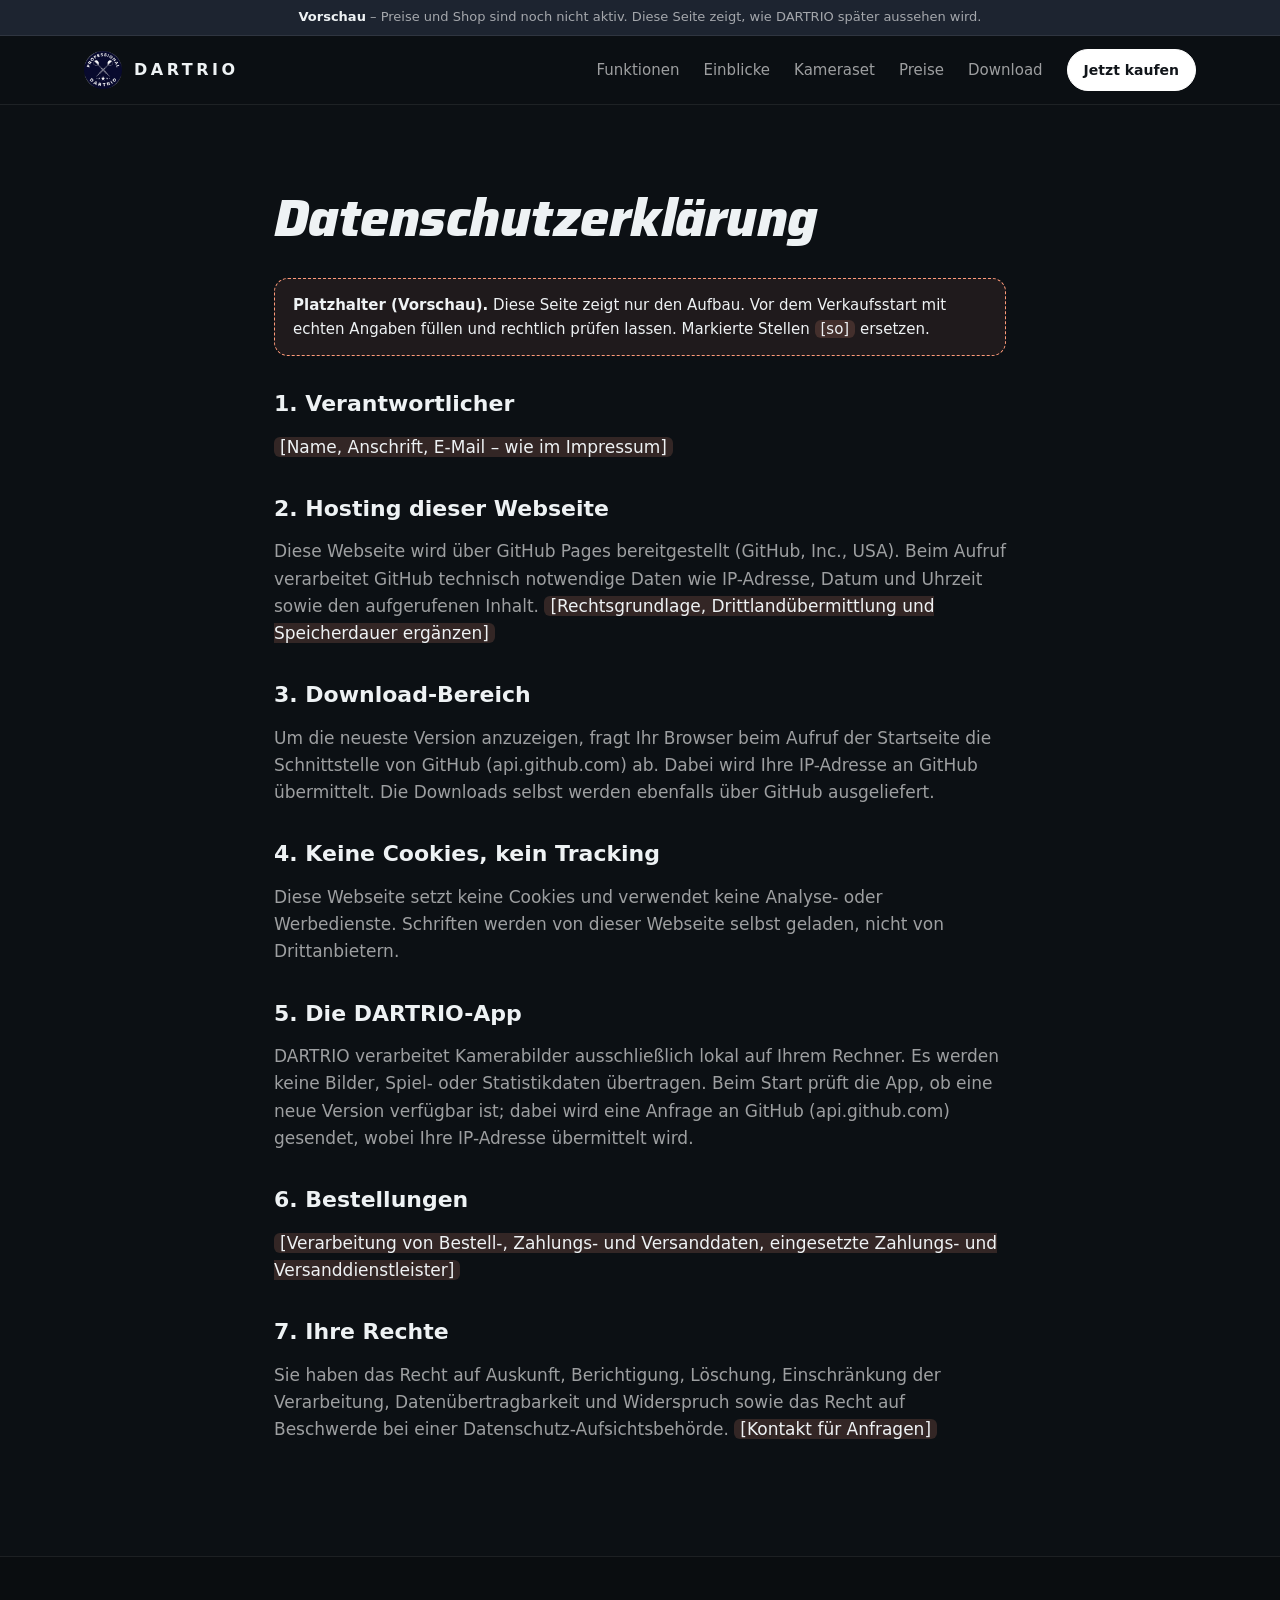
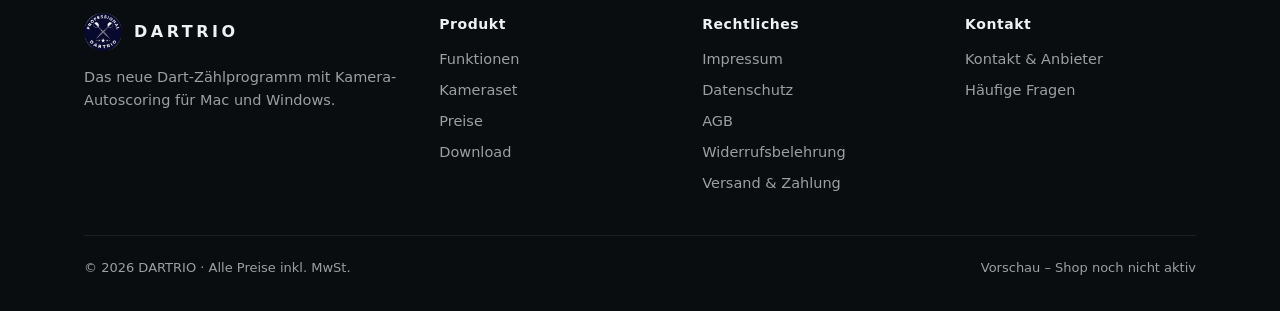
<file: docs/datenschutz.html>
<!DOCTYPE html>
<html lang="de">
<head>
<meta charset="utf-8">
<meta name="viewport" content="width=device-width, initial-scale=1">
<title>Datenschutzerklärung – DARTRIO</title>
<meta name="robots" content="noindex">
<link rel="icon" type="image/png" href="bilder/logo.png">
<link rel="stylesheet" href="style.css">
</head>
<body>
<div class="vorschau"><b>Vorschau</b> – Preise und Shop sind noch nicht aktiv. Diese Seite zeigt, wie DARTRIO später aussehen wird.</div>

<header>
  <div class="wrap">
    <a class="marke" href="index.html"><img src="bilder/logo.png" alt=""><span>DARTRIO</span></a>
    <nav>
      <a href="index.html#funktionen">Funktionen</a>
      <a href="index.html#einblicke">Einblicke</a>
      <a href="index.html#kameraset">Kameraset</a>
      <a href="index.html#preise">Preise</a>
      <a href="index.html#download">Download</a>
      <a class="knopf klein haupt" href="index.html#preise">Jetzt kaufen</a>
    </nav>
  </div>
</header>
<main class="recht">
<h1>Datenschutzerklärung</h1>
<div class="platzhalter"><b>Platzhalter (Vorschau).</b> Diese Seite zeigt nur den Aufbau. Vor dem Verkaufsstart mit echten Angaben füllen und rechtlich prüfen lassen. Markierte Stellen <span class="ph">[so]</span> ersetzen.</div>
<h2>1. Verantwortlicher</h2>
<p><span class="ph">[Name, Anschrift, E-Mail – wie im Impressum]</span></p>
<h2>2. Hosting dieser Webseite</h2>
<p>Diese Webseite wird über GitHub Pages bereitgestellt (GitHub, Inc., USA). Beim Aufruf verarbeitet GitHub technisch
notwendige Daten wie IP-Adresse, Datum und Uhrzeit sowie den aufgerufenen Inhalt. <span class="ph">[Rechtsgrundlage, Drittlandübermittlung und Speicherdauer ergänzen]</span></p>
<h2>3. Download-Bereich</h2>
<p>Um die neueste Version anzuzeigen, fragt Ihr Browser beim Aufruf der Startseite die Schnittstelle von GitHub
(api.github.com) ab. Dabei wird Ihre IP-Adresse an GitHub übermittelt. Die Downloads selbst werden ebenfalls über GitHub ausgeliefert.</p>
<h2>4. Keine Cookies, kein Tracking</h2>
<p>Diese Webseite setzt keine Cookies und verwendet keine Analyse- oder Werbedienste. Schriften werden von dieser Webseite
selbst geladen, nicht von Drittanbietern.</p>
<h2>5. Die DARTRIO-App</h2>
<p>DARTRIO verarbeitet Kamerabilder ausschließlich lokal auf Ihrem Rechner. Es werden keine Bilder, Spiel- oder
Statistikdaten übertragen. Beim Start prüft die App, ob eine neue Version verfügbar ist; dabei wird eine Anfrage an
GitHub (api.github.com) gesendet, wobei Ihre IP-Adresse übermittelt wird.</p>
<h2>6. Bestellungen</h2>
<p><span class="ph">[Verarbeitung von Bestell-, Zahlungs- und Versanddaten, eingesetzte Zahlungs- und Versanddienstleister]</span></p>
<h2>7. Ihre Rechte</h2>
<p>Sie haben das Recht auf Auskunft, Berichtigung, Löschung, Einschränkung der Verarbeitung, Datenübertragbarkeit und
Widerspruch sowie das Recht auf Beschwerde bei einer Datenschutz-Aufsichtsbehörde. <span class="ph">[Kontakt für Anfragen]</span></p>
</main>
<footer>
  <div class="wrap">
    <div class="fuss">
      <div>
        <a class="marke" href="index.html"><img src="bilder/logo.png" alt=""><span>DARTRIO</span></a>
        <p>Das neue Dart-Zählprogramm mit Kamera-Autoscoring für Mac und Windows.</p>
      </div>
      <div>
        <h4>Produkt</h4>
        <ul>
          <li><a href="index.html#funktionen">Funktionen</a></li>
          <li><a href="index.html#kameraset">Kameraset</a></li>
          <li><a href="index.html#preise">Preise</a></li>
          <li><a href="index.html#download">Download</a></li>
        </ul>
      </div>
      <div>
        <h4>Rechtliches</h4>
        <ul>
          <li><a href="impressum.html">Impressum</a></li>
          <li><a href="datenschutz.html">Datenschutz</a></li>
          <li><a href="agb.html">AGB</a></li>
          <li><a href="widerruf.html">Widerrufsbelehrung</a></li>
          <li><a href="versand.html">Versand &amp; Zahlung</a></li>
        </ul>
      </div>
      <div>
        <h4>Kontakt</h4>
        <ul>
          <li><a href="impressum.html">Kontakt &amp; Anbieter</a></li>
          <li><a href="index.html#fragen">Häufige Fragen</a></li>
        </ul>
      </div>
    </div>
    <div class="fuss-unten">
      <span>© 2026 DARTRIO · Alle Preise inkl. MwSt.</span>
      <span>Vorschau – Shop noch nicht aktiv</span>
    </div>
  </div>
</footer>
</body>
</html>
</file>
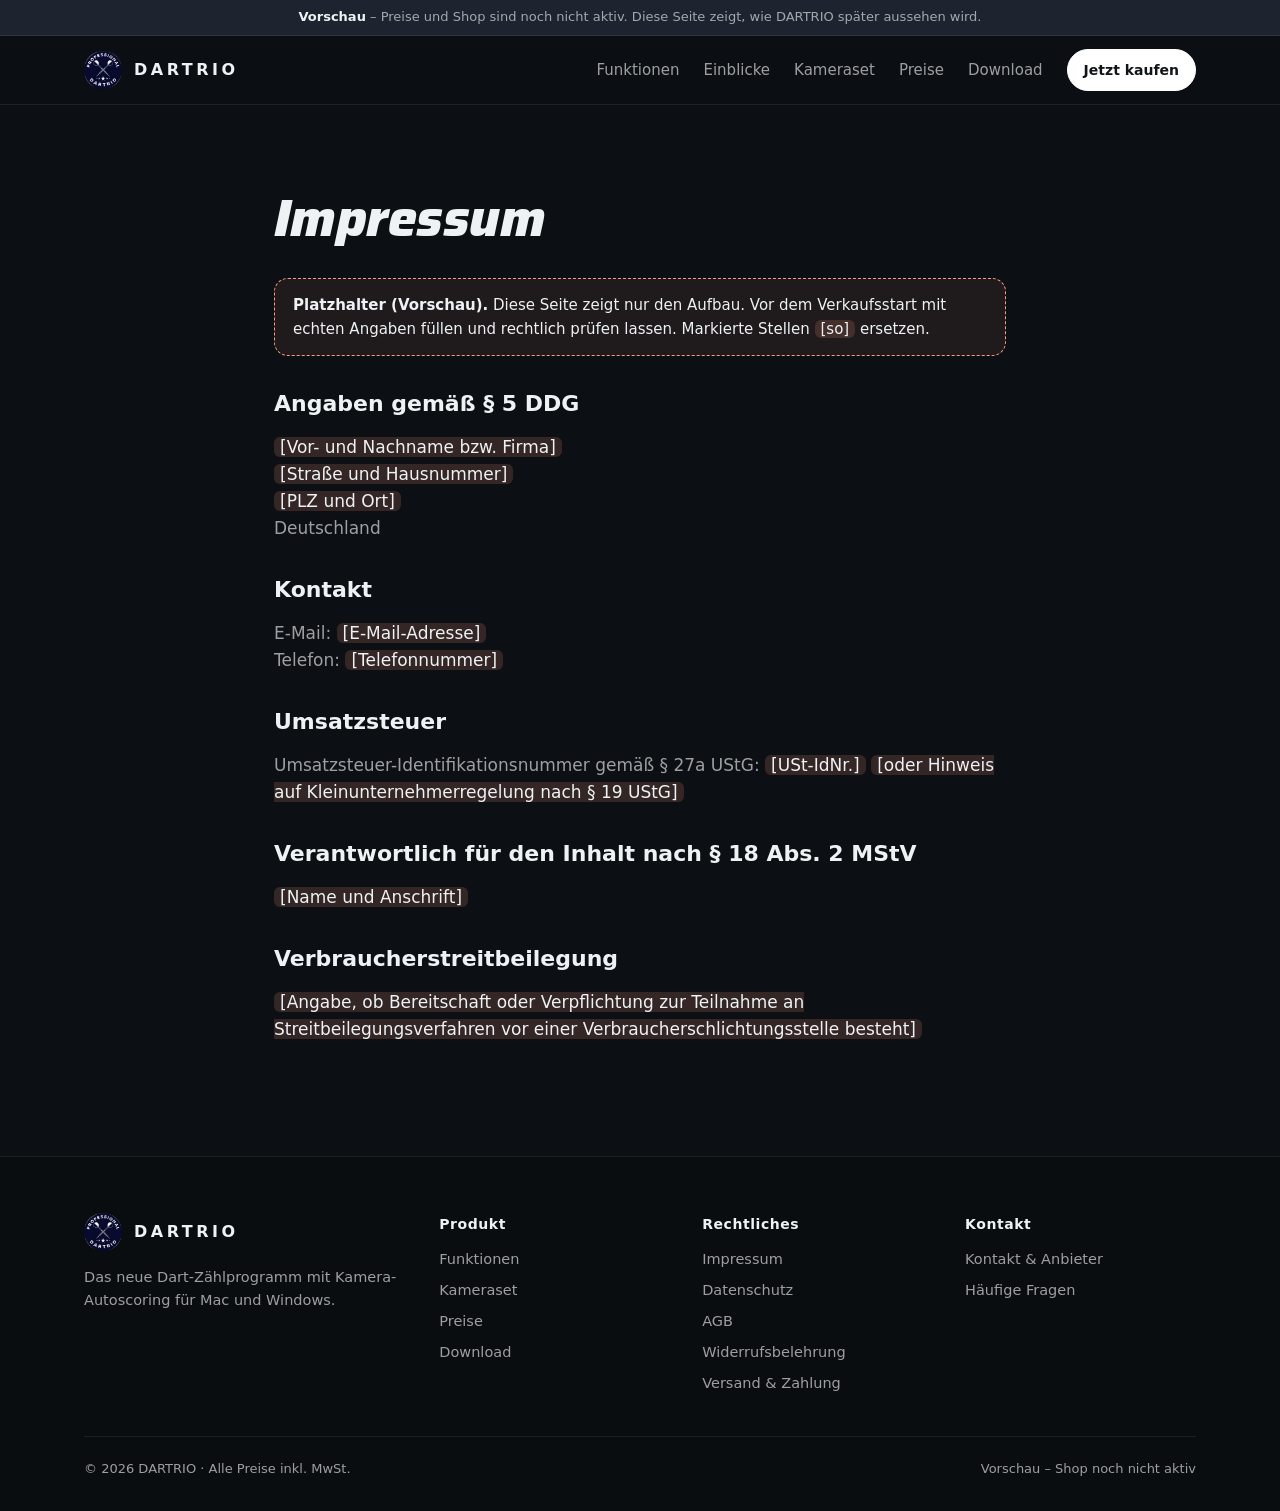
<file: docs/impressum.html>
<!DOCTYPE html>
<html lang="de">
<head>
<meta charset="utf-8">
<meta name="viewport" content="width=device-width, initial-scale=1">
<title>Impressum – DARTRIO</title>
<meta name="robots" content="noindex">
<link rel="icon" type="image/png" href="bilder/logo.png">
<link rel="stylesheet" href="style.css">
</head>
<body>
<div class="vorschau"><b>Vorschau</b> – Preise und Shop sind noch nicht aktiv. Diese Seite zeigt, wie DARTRIO später aussehen wird.</div>

<header>
  <div class="wrap">
    <a class="marke" href="index.html"><img src="bilder/logo.png" alt=""><span>DARTRIO</span></a>
    <nav>
      <a href="index.html#funktionen">Funktionen</a>
      <a href="index.html#einblicke">Einblicke</a>
      <a href="index.html#kameraset">Kameraset</a>
      <a href="index.html#preise">Preise</a>
      <a href="index.html#download">Download</a>
      <a class="knopf klein haupt" href="index.html#preise">Jetzt kaufen</a>
    </nav>
  </div>
</header>
<main class="recht">
<h1>Impressum</h1>
<div class="platzhalter"><b>Platzhalter (Vorschau).</b> Diese Seite zeigt nur den Aufbau. Vor dem Verkaufsstart mit echten Angaben füllen und rechtlich prüfen lassen. Markierte Stellen <span class="ph">[so]</span> ersetzen.</div>
<h2>Angaben gemäß § 5 DDG</h2>
<p><span class="ph">[Vor- und Nachname bzw. Firma]</span><br><span class="ph">[Straße und Hausnummer]</span><br><span class="ph">[PLZ und Ort]</span><br>Deutschland</p>
<h2>Kontakt</h2>
<p>E-Mail: <span class="ph">[E-Mail-Adresse]</span><br>Telefon: <span class="ph">[Telefonnummer]</span></p>
<h2>Umsatzsteuer</h2>
<p>Umsatzsteuer-Identifikationsnummer gemäß § 27a UStG: <span class="ph">[USt-IdNr.]</span> <span class="ph">[oder Hinweis auf Kleinunternehmerregelung nach § 19 UStG]</span></p>
<h2>Verantwortlich für den Inhalt nach § 18 Abs. 2 MStV</h2>
<p><span class="ph">[Name und Anschrift]</span></p>
<h2>Verbraucherstreitbeilegung</h2>
<p><span class="ph">[Angabe, ob Bereitschaft oder Verpflichtung zur Teilnahme an Streitbeilegungsverfahren vor einer Verbraucherschlichtungsstelle besteht]</span></p>
</main>
<footer>
  <div class="wrap">
    <div class="fuss">
      <div>
        <a class="marke" href="index.html"><img src="bilder/logo.png" alt=""><span>DARTRIO</span></a>
        <p>Das neue Dart-Zählprogramm mit Kamera-Autoscoring für Mac und Windows.</p>
      </div>
      <div>
        <h4>Produkt</h4>
        <ul>
          <li><a href="index.html#funktionen">Funktionen</a></li>
          <li><a href="index.html#kameraset">Kameraset</a></li>
          <li><a href="index.html#preise">Preise</a></li>
          <li><a href="index.html#download">Download</a></li>
        </ul>
      </div>
      <div>
        <h4>Rechtliches</h4>
        <ul>
          <li><a href="impressum.html">Impressum</a></li>
          <li><a href="datenschutz.html">Datenschutz</a></li>
          <li><a href="agb.html">AGB</a></li>
          <li><a href="widerruf.html">Widerrufsbelehrung</a></li>
          <li><a href="versand.html">Versand &amp; Zahlung</a></li>
        </ul>
      </div>
      <div>
        <h4>Kontakt</h4>
        <ul>
          <li><a href="impressum.html">Kontakt &amp; Anbieter</a></li>
          <li><a href="index.html#fragen">Häufige Fragen</a></li>
        </ul>
      </div>
    </div>
    <div class="fuss-unten">
      <span>© 2026 DARTRIO · Alle Preise inkl. MwSt.</span>
      <span>Vorschau – Shop noch nicht aktiv</span>
    </div>
  </div>
</footer>
</body>
</html>
</file>
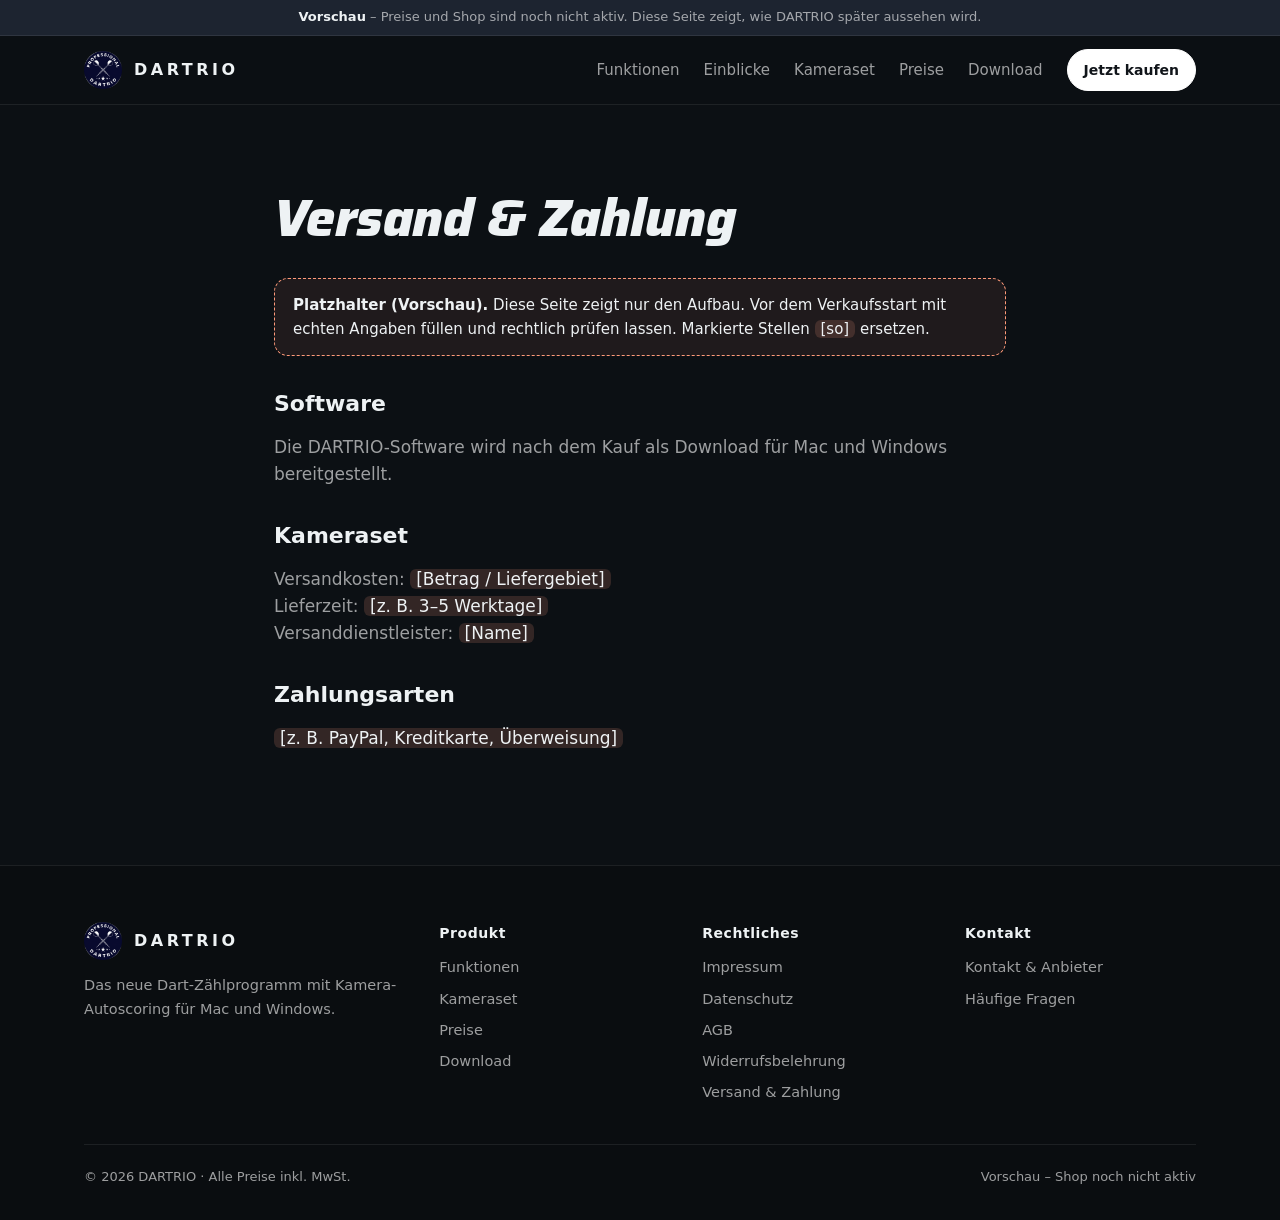
<file: docs/versand.html>
<!DOCTYPE html>
<html lang="de">
<head>
<meta charset="utf-8">
<meta name="viewport" content="width=device-width, initial-scale=1">
<title>Versand & Zahlung – DARTRIO</title>
<meta name="robots" content="noindex">
<link rel="icon" type="image/png" href="bilder/logo.png">
<link rel="stylesheet" href="style.css">
</head>
<body>
<div class="vorschau"><b>Vorschau</b> – Preise und Shop sind noch nicht aktiv. Diese Seite zeigt, wie DARTRIO später aussehen wird.</div>

<header>
  <div class="wrap">
    <a class="marke" href="index.html"><img src="bilder/logo.png" alt=""><span>DARTRIO</span></a>
    <nav>
      <a href="index.html#funktionen">Funktionen</a>
      <a href="index.html#einblicke">Einblicke</a>
      <a href="index.html#kameraset">Kameraset</a>
      <a href="index.html#preise">Preise</a>
      <a href="index.html#download">Download</a>
      <a class="knopf klein haupt" href="index.html#preise">Jetzt kaufen</a>
    </nav>
  </div>
</header>
<main class="recht">
<h1>Versand &amp; Zahlung</h1>
<div class="platzhalter"><b>Platzhalter (Vorschau).</b> Diese Seite zeigt nur den Aufbau. Vor dem Verkaufsstart mit echten Angaben füllen und rechtlich prüfen lassen. Markierte Stellen <span class="ph">[so]</span> ersetzen.</div>
<h2>Software</h2>
<p>Die DARTRIO-Software wird nach dem Kauf als Download für Mac und Windows bereitgestellt.</p>
<h2>Kameraset</h2>
<p>Versandkosten: <span class="ph">[Betrag / Liefergebiet]</span><br>Lieferzeit: <span class="ph">[z. B. 3–5 Werktage]</span><br>Versanddienstleister: <span class="ph">[Name]</span></p>
<h2>Zahlungsarten</h2>
<p><span class="ph">[z. B. PayPal, Kreditkarte, Überweisung]</span></p>
</main>
<footer>
  <div class="wrap">
    <div class="fuss">
      <div>
        <a class="marke" href="index.html"><img src="bilder/logo.png" alt=""><span>DARTRIO</span></a>
        <p>Das neue Dart-Zählprogramm mit Kamera-Autoscoring für Mac und Windows.</p>
      </div>
      <div>
        <h4>Produkt</h4>
        <ul>
          <li><a href="index.html#funktionen">Funktionen</a></li>
          <li><a href="index.html#kameraset">Kameraset</a></li>
          <li><a href="index.html#preise">Preise</a></li>
          <li><a href="index.html#download">Download</a></li>
        </ul>
      </div>
      <div>
        <h4>Rechtliches</h4>
        <ul>
          <li><a href="impressum.html">Impressum</a></li>
          <li><a href="datenschutz.html">Datenschutz</a></li>
          <li><a href="agb.html">AGB</a></li>
          <li><a href="widerruf.html">Widerrufsbelehrung</a></li>
          <li><a href="versand.html">Versand &amp; Zahlung</a></li>
        </ul>
      </div>
      <div>
        <h4>Kontakt</h4>
        <ul>
          <li><a href="impressum.html">Kontakt &amp; Anbieter</a></li>
          <li><a href="index.html#fragen">Häufige Fragen</a></li>
        </ul>
      </div>
    </div>
    <div class="fuss-unten">
      <span>© 2026 DARTRIO · Alle Preise inkl. MwSt.</span>
      <span>Vorschau – Shop noch nicht aktiv</span>
    </div>
  </div>
</footer>
</body>
</html>
</file>
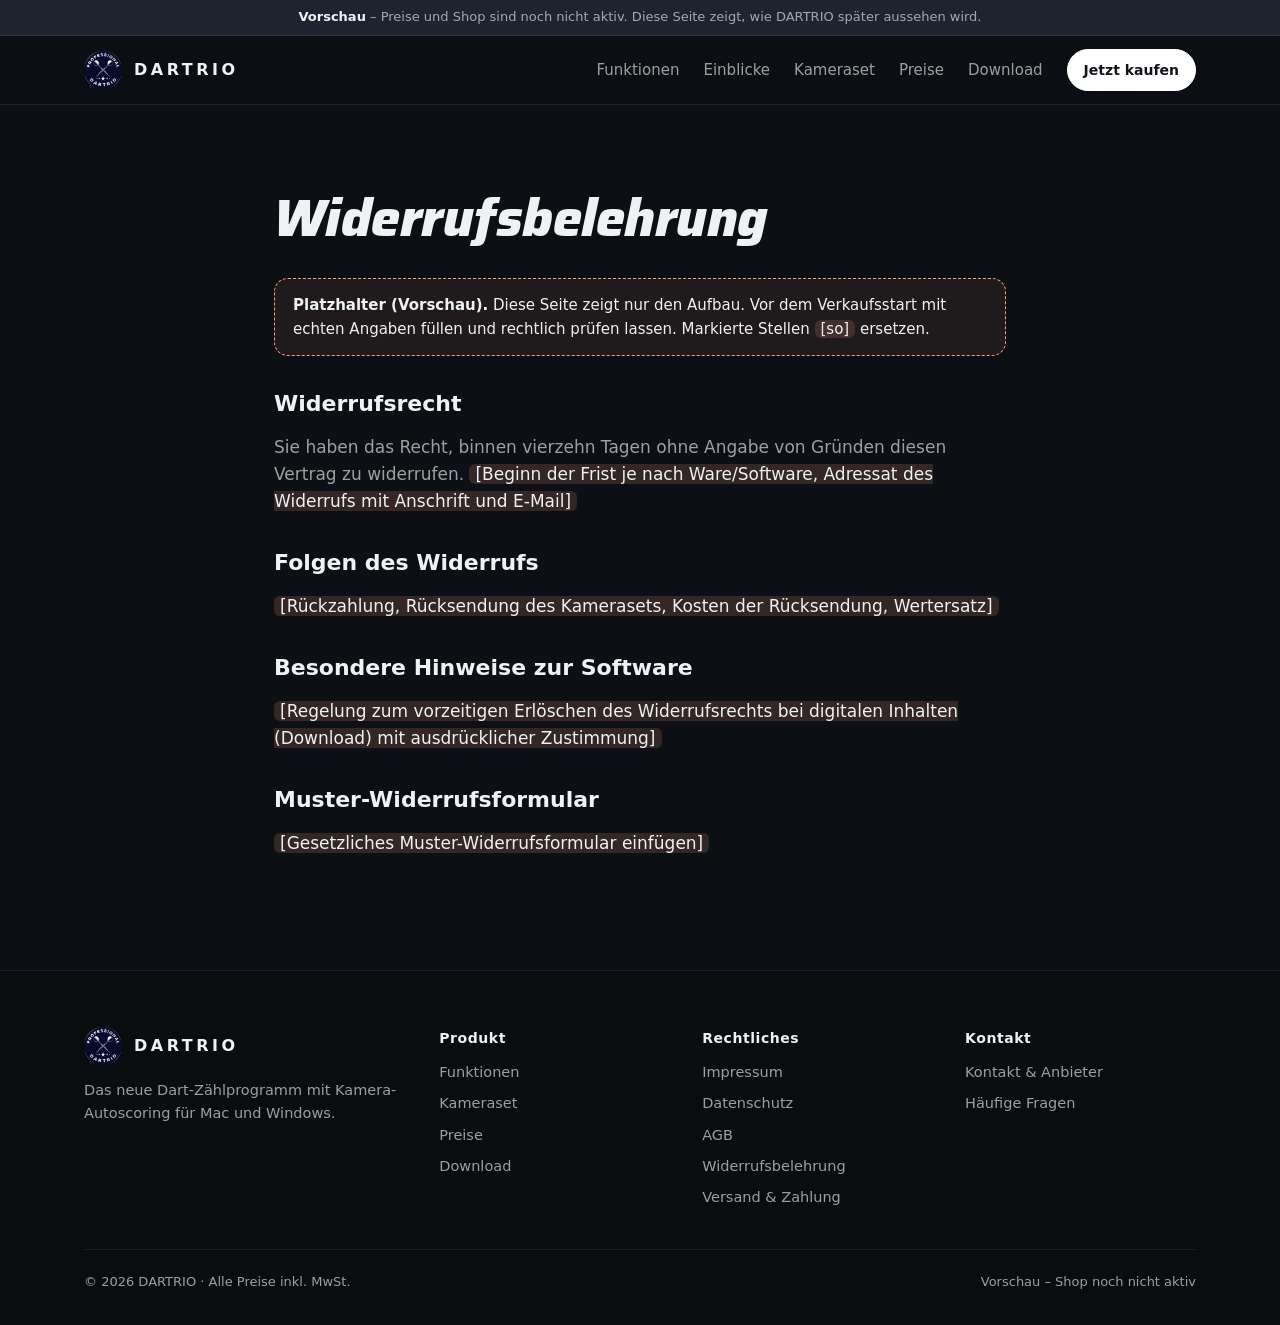
<file: docs/widerruf.html>
<!DOCTYPE html>
<html lang="de">
<head>
<meta charset="utf-8">
<meta name="viewport" content="width=device-width, initial-scale=1">
<title>Widerrufsbelehrung – DARTRIO</title>
<meta name="robots" content="noindex">
<link rel="icon" type="image/png" href="bilder/logo.png">
<link rel="stylesheet" href="style.css">
</head>
<body>
<div class="vorschau"><b>Vorschau</b> – Preise und Shop sind noch nicht aktiv. Diese Seite zeigt, wie DARTRIO später aussehen wird.</div>

<header>
  <div class="wrap">
    <a class="marke" href="index.html"><img src="bilder/logo.png" alt=""><span>DARTRIO</span></a>
    <nav>
      <a href="index.html#funktionen">Funktionen</a>
      <a href="index.html#einblicke">Einblicke</a>
      <a href="index.html#kameraset">Kameraset</a>
      <a href="index.html#preise">Preise</a>
      <a href="index.html#download">Download</a>
      <a class="knopf klein haupt" href="index.html#preise">Jetzt kaufen</a>
    </nav>
  </div>
</header>
<main class="recht">
<h1>Widerrufsbelehrung</h1>
<div class="platzhalter"><b>Platzhalter (Vorschau).</b> Diese Seite zeigt nur den Aufbau. Vor dem Verkaufsstart mit echten Angaben füllen und rechtlich prüfen lassen. Markierte Stellen <span class="ph">[so]</span> ersetzen.</div>
<h2>Widerrufsrecht</h2>
<p>Sie haben das Recht, binnen vierzehn Tagen ohne Angabe von Gründen diesen Vertrag zu widerrufen. <span class="ph">[Beginn der Frist je nach Ware/Software, Adressat des Widerrufs mit Anschrift und E-Mail]</span></p>
<h2>Folgen des Widerrufs</h2>
<p><span class="ph">[Rückzahlung, Rücksendung des Kamerasets, Kosten der Rücksendung, Wertersatz]</span></p>
<h2>Besondere Hinweise zur Software</h2>
<p><span class="ph">[Regelung zum vorzeitigen Erlöschen des Widerrufsrechts bei digitalen Inhalten (Download) mit ausdrücklicher Zustimmung]</span></p>
<h2>Muster-Widerrufsformular</h2>
<p><span class="ph">[Gesetzliches Muster-Widerrufsformular einfügen]</span></p>
</main>
<footer>
  <div class="wrap">
    <div class="fuss">
      <div>
        <a class="marke" href="index.html"><img src="bilder/logo.png" alt=""><span>DARTRIO</span></a>
        <p>Das neue Dart-Zählprogramm mit Kamera-Autoscoring für Mac und Windows.</p>
      </div>
      <div>
        <h4>Produkt</h4>
        <ul>
          <li><a href="index.html#funktionen">Funktionen</a></li>
          <li><a href="index.html#kameraset">Kameraset</a></li>
          <li><a href="index.html#preise">Preise</a></li>
          <li><a href="index.html#download">Download</a></li>
        </ul>
      </div>
      <div>
        <h4>Rechtliches</h4>
        <ul>
          <li><a href="impressum.html">Impressum</a></li>
          <li><a href="datenschutz.html">Datenschutz</a></li>
          <li><a href="agb.html">AGB</a></li>
          <li><a href="widerruf.html">Widerrufsbelehrung</a></li>
          <li><a href="versand.html">Versand &amp; Zahlung</a></li>
        </ul>
      </div>
      <div>
        <h4>Kontakt</h4>
        <ul>
          <li><a href="impressum.html">Kontakt &amp; Anbieter</a></li>
          <li><a href="index.html#fragen">Häufige Fragen</a></li>
        </ul>
      </div>
    </div>
    <div class="fuss-unten">
      <span>© 2026 DARTRIO · Alle Preise inkl. MwSt.</span>
      <span>Vorschau – Shop noch nicht aktiv</span>
    </div>
  </div>
</footer>
</body>
</html>
</file>
<file: docs/style.css>
/* DARTRIO – Webseite (gemeinsame Gestaltung aller Seiten) */
@font-face { font-family: "Saira"; font-style: italic; font-weight: 100 900; font-display: swap;
             src: url("bilder/saira-latin-italic.woff2") format("woff2"); }
:root {
  --bg: #0c1014; --surface: #141920; --panel: rgba(255,255,255,0.04); --line: rgba(255,255,255,0.08);
  --lineS: rgba(255,255,255,0.16); --fg: #eef2f4; --mut: rgba(255,255,255,0.6); --hi: #a9bcc0;
  --hiSoft: rgba(169,188,192,0.14); --akzent: #ff9a7a; --r: 22px; --max: 1160px;
}
* { box-sizing: border-box; }
html { scroll-behavior: smooth; }
body { margin: 0; background: var(--bg); color: var(--fg); -webkit-font-smoothing: antialiased;
       font: 17px/1.6 -apple-system, BlinkMacSystemFont, "SF Pro Text", "Segoe UI", "Helvetica Neue", system-ui, sans-serif; }
a { color: inherit; }
img { max-width: 100%; height: auto; display: block; }
.wrap { max-width: var(--max); margin: 0 auto; padding: 0 24px; }

/* Hinweisleiste: Vorschau */
.vorschau { background: #1d2430; color: var(--mut); font-size: 13px; text-align: center; padding: 7px 16px;
            border-bottom: 1px solid var(--line); }
.vorschau b { color: var(--fg); }

/* Kopfzeile */
header { position: sticky; top: 0; z-index: 20; backdrop-filter: blur(14px); -webkit-backdrop-filter: blur(14px);
         background: rgba(12,16,20,0.78); border-bottom: 1px solid var(--line); }
header .wrap { display: flex; align-items: center; justify-content: space-between; height: 68px; gap: 20px; }
.marke { display: flex; align-items: center; gap: 12px; text-decoration: none; }
.marke img { width: 38px; height: 38px; }
.marke span { font-weight: 700; letter-spacing: .22em; font-size: 16px; }
nav { display: flex; gap: 24px; align-items: center; }
nav a { text-decoration: none; color: var(--mut); font-size: 15px; }
nav a:hover { color: var(--fg); }

.knopf { display: inline-flex; align-items: center; justify-content: center; gap: 10px; text-decoration: none;
         font: inherit; font-weight: 600; font-size: 16px; padding: 13px 22px; border-radius: 999px;
         border: 1px solid var(--lineS); color: var(--fg); background: transparent; cursor: pointer;
         transition: transform .15s, background .15s; }
.knopf:hover { transform: translateY(-1px); background: var(--panel); }
.knopf.haupt { background: #fff; color: #11151a; border-color: #fff; }
.knopf.haupt:hover { background: #e9eef0; }
.knopf.klein { padding: 9px 16px; font-size: 14px; }
.knopf svg { width: 18px; height: 18px; }

section { padding: 96px 0; scroll-margin-top: 70px; }
.titel { text-align: center; max-width: 720px; margin: 0 auto 56px; }
.titel small, .zeile { display: inline-block; color: var(--hi); letter-spacing: .2em; text-transform: uppercase; font-size: 13px; }
.titel small { margin-bottom: 12px; }
h1, .gross { font-family: "Saira", system-ui, sans-serif; font-style: italic; font-weight: 800; letter-spacing: -.01em; }
h2 { font-size: clamp(30px, 4vw, 44px); line-height: 1.12; margin: 0 0 14px; letter-spacing: -.02em; }
.titel p { color: var(--mut); margin: 0; }
.mut { color: var(--mut); }

/* Fußzeile */
footer { border-top: 1px solid var(--line); padding: 56px 0 32px; color: var(--mut); font-size: 14.5px; background: #0a0d10; }
.fuss { display: grid; grid-template-columns: 1.4fr 1fr 1fr 1fr; gap: 32px; }
.fuss h4 { color: var(--fg); font-size: 14px; margin: 0 0 12px; letter-spacing: .04em; }
.fuss ul { list-style: none; padding: 0; margin: 0; display: grid; gap: 8px; }
.fuss a { text-decoration: none; }
.fuss a:hover { color: var(--fg); }
.fuss .marke { margin-bottom: 14px; color: var(--fg); }
.fuss-unten { display: flex; justify-content: space-between; gap: 16px; flex-wrap: wrap; margin-top: 40px;
              padding-top: 22px; border-top: 1px solid var(--line); font-size: 13px; }

/* Rechtliche Seiten */
.recht { max-width: 780px; margin: 0 auto; padding: 72px 24px 96px; }
.recht h1 { font-size: clamp(36px, 5vw, 52px); margin: 0 0 8px; }
.recht h2 { font-size: 22px; margin: 36px 0 10px; letter-spacing: 0; }
.recht p, .recht li { color: var(--mut); }
.platzhalter { border: 1px dashed var(--akzent); background: rgba(255,154,122,0.08); color: var(--fg); border-radius: 14px;
               padding: 14px 18px; font-size: 15px; margin: 18px 0 8px; }
.ph { background: rgba(255,154,122,0.16); color: var(--fg); border-radius: 6px; padding: 0 6px; }

/* Fenster (Vorschau-Hinweis beim Kaufen) */
.fenster { position: fixed; inset: 0; background: rgba(5,7,10,0.7); display: none; align-items: center; justify-content: center;
           z-index: 50; padding: 20px; }
.fenster.offen { display: flex; }
.fenster > div { background: var(--surface); border: 1px solid var(--lineS); border-radius: var(--r); padding: 30px;
                 max-width: 440px; box-shadow: 0 30px 80px rgba(0,0,0,.5); }
.fenster h3 { margin: 0 0 8px; font-size: 22px; }
.fenster p { color: var(--mut); margin: 0 0 20px; }

@media (max-width: 900px) {
  nav a:not(.knopf) { display: none; }
  .fuss { grid-template-columns: 1fr 1fr; }
}
@media (max-width: 600px) {
  section { padding: 72px 0; }
  .fuss { grid-template-columns: 1fr; }
}
</file>
